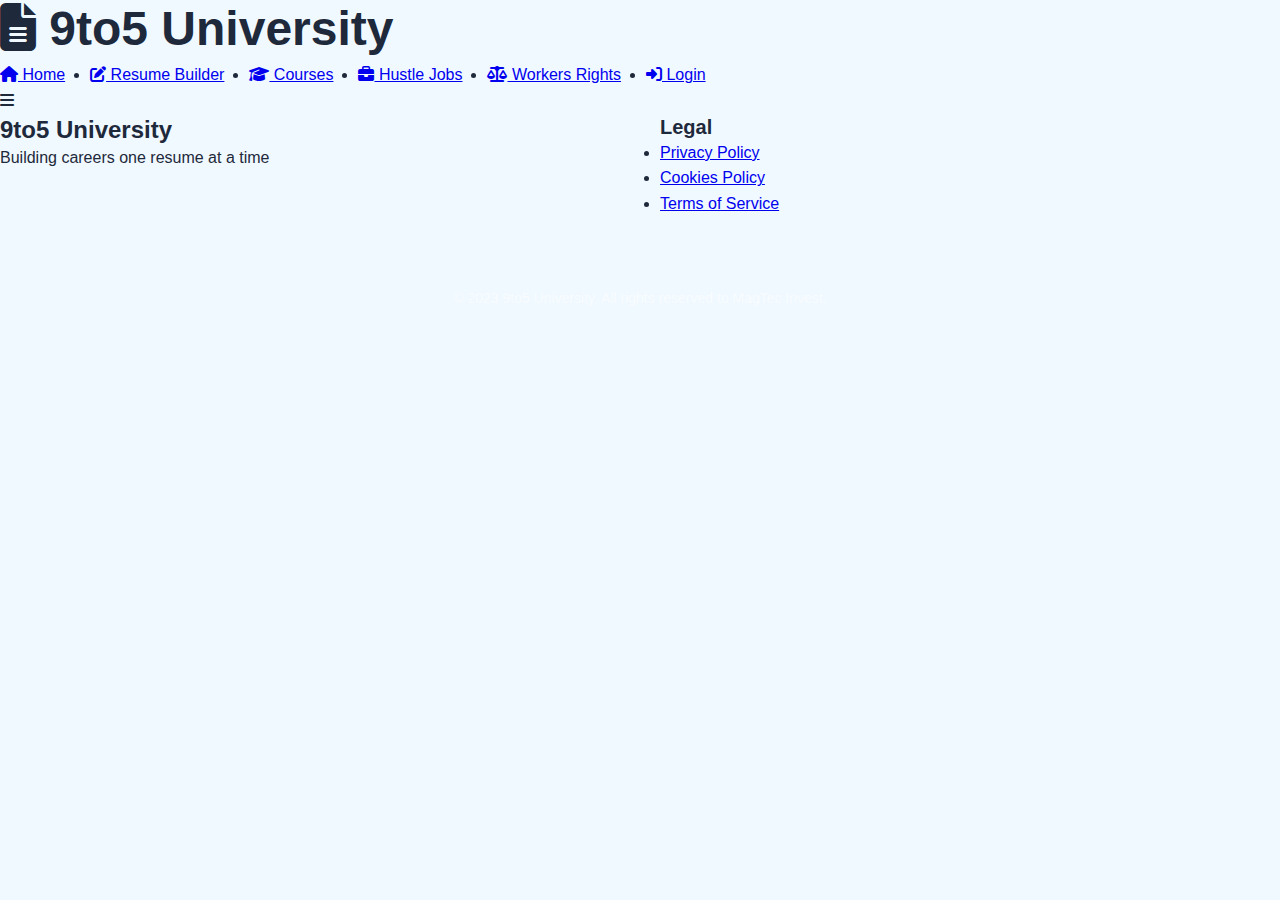
<file: cookies.html>
<!DOCTYPE html>
<html lang="en">
<head>
    <meta charset="UTF-8">
    <meta name="viewport" content="width=device-width, initial-scale=1.0">
    <!-- Changed title -->
    <title>Cookies Policy - 9to5 University</title>
    <link rel="stylesheet" href="styles.css">
    <link rel="stylesheet" href="https://cdnjs.cloudflare.com/ajax/libs/font-awesome/6.4.0/css/all.min.css">
</head>
<body>
    <header>
        <nav>
            <div class="logo">
                <!-- Changed logo text -->
                <h1><i class="fas fa-file-alt"></i> 9to5 University</h1>
            </div>
            <ul class="nav-links">
                <li><a href="index.html"><i class="fas fa-home"></i> Home</a></li>
                <li><a href="resume-builder.html"><i class="fas fa-edit"></i> Resume Builder</a></li>
                <li><a href="courses.html"><i class="fas fa-graduation-cap"></i> Courses</a></li>
                <li><a href="hustle-jobs.html"><i class="fas fa-briefcase"></i> Hustle Jobs</a></li>
                <li><a href="workers-rights.html"><i class="fas fa-balance-scale"></i> Workers Rights</a></li>
                <li><a href="login.html" class="login-btn"><i class="fas fa-sign-in-alt"></i> Login</a></li>
            </ul>
            <div class="mobile-menu">
                <i class="fas fa-bars"></i>
            </div>
        </nav>
    </header>

    <!-- Content remains exactly the same -->

    <footer>
        <div class="footer-content">
            <div class="footer-section">
                <!-- Changed footer section -->
                <h3>9to5 University</h3>
                <p>Building careers one resume at a time</p>
            </div>
            <div class="footer-section">
                <h4>Legal</h4>
                <ul>
                    <li><a href="privacy.html">Privacy Policy</a></li>
                    <li><a href="cookies.html">Cookies Policy</a></li>
                    <li><a href="#">Terms of Service</a></li>
                </ul>
            </div>
        </div>
        <div class="footer-bottom">
            <!-- Changed copyright notice -->
            <p>&copy; 2023 9to5 University. All rights reserved to MagTec Invest.</p>
        </div>
    </footer>

    <script src="scripts.js"></script>
</body>
</html>
</file>
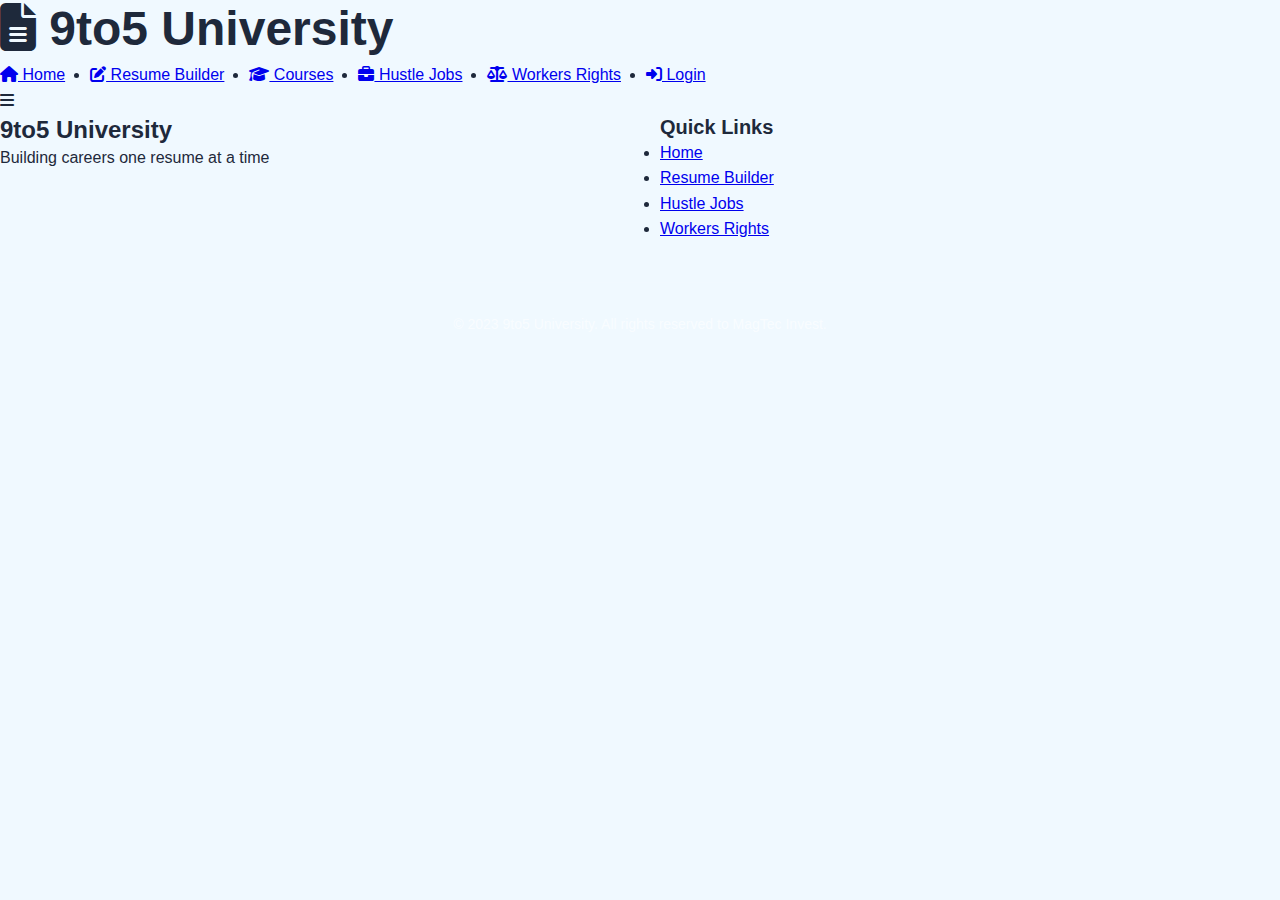
<file: hustle-jobs.html>
<!DOCTYPE html>
<html lang="en">
<head>
    <meta charset="UTF-8">
    <meta name="viewport" content="width=device-width, initial-scale=1.0">
    <!-- Changed title -->
    <title>Hustle Jobs - 9to5 University</title>
    <link rel="stylesheet" href="styles.css">
    <link rel="stylesheet" href="https://cdnjs.cloudflare.com/ajax/libs/font-awesome/6.4.0/css/all.min.css">
</head>
<body>
    <header>
        <nav>
            <div class="logo">
                <!-- Changed logo text -->
                <h1><i class="fas fa-file-alt"></i> 9to5 University</h1>
            </div>
            <ul class="nav-links">
                <li><a href="index.html"><i class="fas fa-home"></i> Home</a></li>
                <li><a href="resume-builder.html"><i class="fas fa-edit"></i> Resume Builder</a></li>
                <li><a href="courses.html"><i class="fas fa-graduation-cap"></i> Courses</a></li>
                <li><a href="hustle-jobs.html" class="active"><i class="fas fa-briefcase"></i> Hustle Jobs</a></li>
                <li><a href="workers-rights.html"><i class="fas fa-balance-scale"></i> Workers Rights</a></li>
                <li><a href="login.html" class="login-btn"><i class="fas fa-sign-in-alt"></i> Login</a></li>
            </ul>
            <div class="mobile-menu">
                <i class="fas fa-bars"></i>
            </div>
        </nav>
    </header>

    <!-- Content remains exactly the same -->

    <footer>
        <div class="footer-content">
            <div class="footer-section">
                <!-- Changed footer section -->
                <h3>9to5 University</h3>
                <p>Building careers one resume at a time</p>
            </div>
            <div class="footer-section">
                <h4>Quick Links</h4>
                <ul>
                    <li><a href="index.html">Home</a></li>
                    <li><a href="resume-builder.html">Resume Builder</a></li>
                    <li><a href="hustle-jobs.html">Hustle Jobs</a></li>
                    <li><a href="workers-rights.html">Workers Rights</a></li>
                </ul>
            </div>
        </div>
        <div class="footer-bottom">
            <!-- Changed copyright notice -->
            <p>&copy; 2023 9to5 University. All rights reserved to MagTec Invest.</p>
        </div>
    </footer>

    <script src="scripts.js"></script>
</body>
</html>
</file>
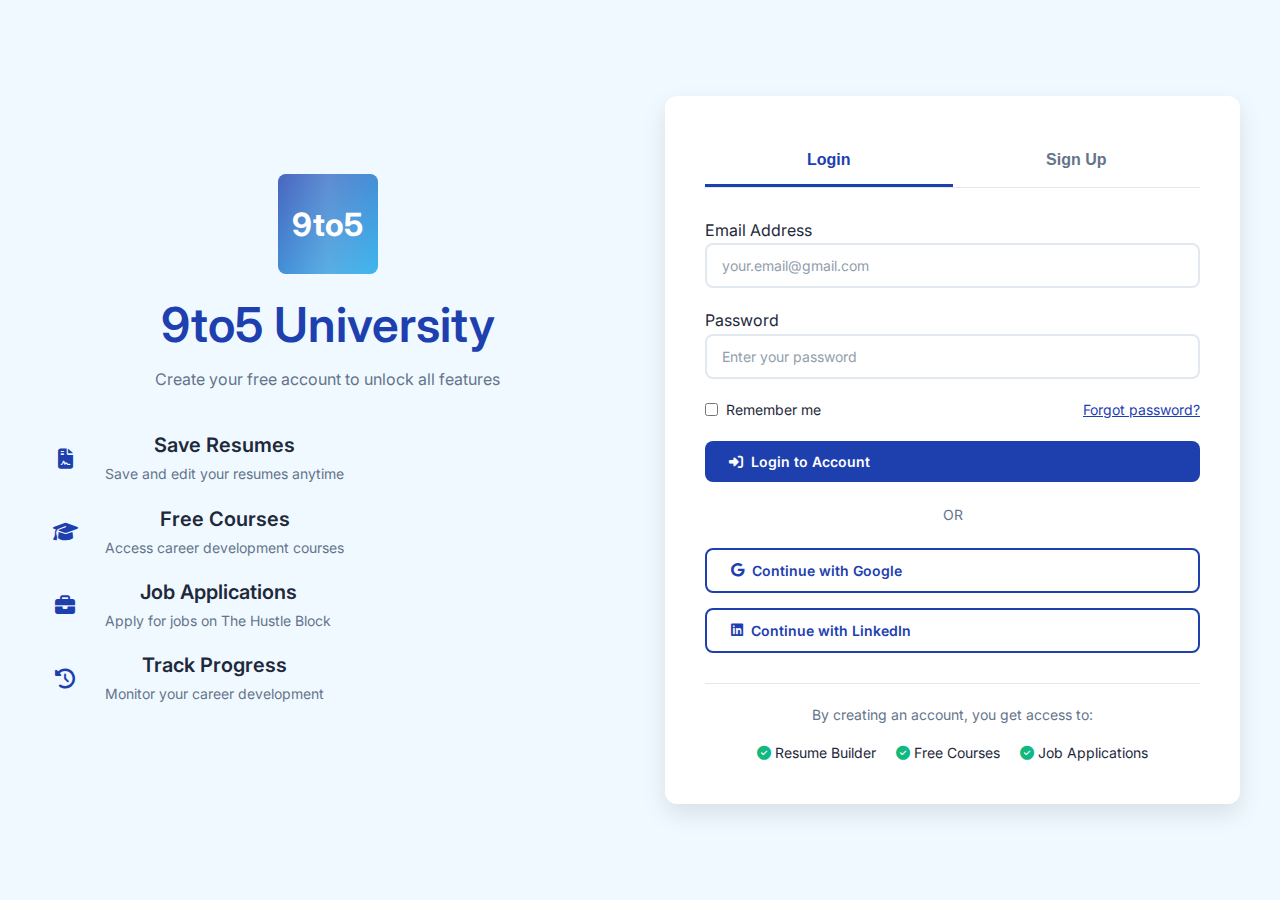
<file: login.html>
<!DOCTYPE html>
<html lang="en">
<head>
    <meta charset="UTF-8">
    <meta name="viewport" content="width=device-width, initial-scale=1.0">
    <title>Login / Sign Up | 9to5 University</title>
    <link rel="stylesheet" href="styles.css">
    <link rel="stylesheet" href="https://cdnjs.cloudflare.com/ajax/libs/font-awesome/6.4.0/css/all.min.css">
    <link href="https://fonts.googleapis.com/css2?family=Inter:wght@300;400;500;600;700&display=swap" rel="stylesheet">
    <style>
        .auth-page {
            min-height: 100vh;
            background: var(--light);
            display: flex;
            align-items: center;
            justify-content: center;
            padding: 40px 20px;
        }
        
        .auth-container {
            max-width: 1200px;
            width: 100%;
            display: grid;
            grid-template-columns: 1fr 1fr;
            gap: 50px;
            align-items: center;
        }
        
        .auth-hero {
            text-align: center;
        }
        
        .auth-hero .logo-icon {
            width: 100px;
            height: 100px;
            margin: 0 auto 20px;
            font-size: 32px;
        }
        
        .auth-form-container {
            background: white;
            padding: 40px;
            border-radius: var(--radius-lg);
            box-shadow: var(--shadow-lg);
        }
        
        .auth-tabs {
            display: flex;
            margin-bottom: 30px;
            border-bottom: 1px solid var(--border);
        }
        
        .auth-tab {
            flex: 1;
            padding: 15px;
            background: none;
            border: none;
            font-size: 16px;
            font-weight: 600;
            color: var(--gray);
            cursor: pointer;
            border-bottom: 3px solid transparent;
            transition: all 0.3s ease;
        }
        
        .auth-tab.active {
            color: var(--primary);
            border-bottom-color: var(--primary);
        }
        
        .auth-form {
            display: none;
        }
        
        .auth-form.active {
            display: block;
            animation: fadeIn 0.3s ease;
        }
        
        @keyframes fadeIn {
            from { opacity: 0; transform: translateY(10px); }
            to { opacity: 1; transform: translateY(0); }
        }
        
        .benefits-list {
            margin-top: 40px;
        }
        
        .benefit-item {
            display: flex;
            align-items: center;
            gap: 15px;
            margin-bottom: 20px;
        }
        
        .benefit-icon {
            width: 50px;
            height: 50px;
            background: var(--light);
            border-radius: 50%;
            display: flex;
            align-items: center;
            justify-content: center;
            color: var(--primary);
            font-size: 20px;
        }
        
        @media (max-width: 768px) {
            .auth-container {
                grid-template-columns: 1fr;
            }
            
            .auth-hero {
                order: 2;
            }
        }
    </style>
</head>
<body class="auth-page">
    <!-- Loading Screen -->
    <div id="loading">
        <div class="loading-content">
            <div class="logo-icon">9to5</div>
            <h2>9to5 University</h2>
            <p>Loading authentication...</p>
        </div>
    </div>

    <div class="auth-container">
        <!-- Left Side: Benefits -->
        <div class="auth-hero">
            <div class="logo-icon">9to5</div>
            <h1 style="color: var(--primary); margin-bottom: 10px;">9to5 University</h1>
            <p style="color: var(--gray); margin-bottom: 30px;">Create your free account to unlock all features</p>
            
            <div class="benefits-list">
                <div class="benefit-item">
                    <div class="benefit-icon">
                        <i class="fas fa-file-contract"></i>
                    </div>
                    <div>
                        <h4 style="margin: 0 0 5px 0;">Save Resumes</h4>
                        <p style="margin: 0; color: var(--gray); font-size: 14px;">Save and edit your resumes anytime</p>
                    </div>
                </div>
                
                <div class="benefit-item">
                    <div class="benefit-icon">
                        <i class="fas fa-graduation-cap"></i>
                    </div>
                    <div>
                        <h4 style="margin: 0 0 5px 0;">Free Courses</h4>
                        <p style="margin: 0; color: var(--gray); font-size: 14px;">Access career development courses</p>
                    </div>
                </div>
                
                <div class="benefit-item">
                    <div class="benefit-icon">
                        <i class="fas fa-briefcase"></i>
                    </div>
                    <div>
                        <h4 style="margin: 0 0 5px 0;">Job Applications</h4>
                        <p style="margin: 0; color: var(--gray); font-size: 14px;">Apply for jobs on The Hustle Block</p>
                    </div>
                </div>
                
                <div class="benefit-item">
                    <div class="benefit-icon">
                        <i class="fas fa-history"></i>
                    </div>
                    <div>
                        <h4 style="margin: 0 0 5px 0;">Track Progress</h4>
                        <p style="margin: 0; color: var(--gray); font-size: 14px;">Monitor your career development</p>
                    </div>
                </div>
            </div>
        </div>
        
        <!-- Right Side: Forms -->
        <div class="auth-form-container">
            <div class="auth-tabs">
                <button class="auth-tab active" onclick="showForm('login')">Login</button>
                <button class="auth-tab" onclick="showForm('signup')">Sign Up</button>
            </div>
            
            <!-- Login Form -->
            <form id="login-form" class="auth-form active">
                <div class="form-group">
                    <label>Email Address</label>
                    <input type="email" class="form-control" placeholder="your.email@gmail.com" required>
                </div>
                
                <div class="form-group">
                    <label>Password</label>
                    <input type="password" class="form-control" placeholder="Enter your password" required>
                </div>
                
                <div style="display: flex; justify-content: space-between; align-items: center; margin-bottom: 20px;">
                    <label style="display: flex; align-items: center; gap: 8px; font-size: 14px;">
                        <input type="checkbox">
                        Remember me
                    </label>
                    <a href="#" style="font-size: 14px; color: var(--primary);">Forgot password?</a>
                </div>
                
                <button type="submit" class="btn btn-primary" style="width: 100%;">
                    <i class="fas fa-sign-in-alt"></i> Login to Account
                </button>
                
                <div class="divider" style="text-align: center; margin: 20px 0; position: relative;">
                    <span style="background: white; padding: 0 15px; color: var(--gray); font-size: 14px;">OR</span>
                    <div style="position: absolute; top: 50%; left: 0; right: 0; height: 1px; background: var(--border); z-index: -1;"></div>
                </div>
                
                <button type="button" class="btn btn-outline" style="width: 100%; margin-bottom: 15px;">
                    <i class="fab fa-google"></i> Continue with Google
                </button>
                
                <button type="button" class="btn btn-outline" style="width: 100%;">
                    <i class="fab fa-linkedin"></i> Continue with LinkedIn
                </button>
            </form>
            
            <!-- Sign Up Form -->
            <form id="signup-form" class="auth-form">
                <div class="form-grid">
                    <div class="form-group">
                        <label>First Name</label>
                        <input type="text" class="form-control" placeholder="John" required>
                    </div>
                    <div class="form-group">
                        <label>Last Name</label>
                        <input type="text" class="form-control" placeholder="Doe" required>
                    </div>
                </div>
                
                <div class="form-group">
                    <label>Email Address</label>
                    <input type="email" class="form-control" placeholder="your.email@gmail.com" required>
                </div>
                
                <div class="form-group">
                    <label>Phone Number (Optional)</label>
                    <input type="tel" class="form-control" placeholder="+27 82 123 4567">
                </div>
                
                <div class="form-grid">
                    <div class="form-group">
                        <label>Password</label>
                        <input type="password" class="form-control" placeholder="Create a password" required>
                    </div>
                    <div class="form-group">
                        <label>Confirm Password</label>
                        <input type="password" class="form-control" placeholder="Confirm your password" required>
                    </div>
                </div>
                
                <div class="form-group">
                    <label>Career Interest</label>
                    <select class="form-control">
                        <option value="">Select your career field</option>
                        <option value="corporate">Corporate</option>
                        <option value="technical">Technical</option>
                        <option value="healthcare">Healthcare</option>
                        <option value="education">Education</option>
                        <option value="retail">Retail</option>
                        <option value="creative">Creative</option>
                    </select>
                </div>
                
                <div style="margin-bottom: 20px;">
                    <label style="display: flex; align-items: flex-start; gap: 8px; font-size: 14px; cursor: pointer;">
                        <input type="checkbox" style="margin-top: 3px;" required>
                        <span>I agree to the <a href="terms.html" style="color: var(--primary);">Terms & Conditions</a> and <a href="privacy.html" style="color: var(--primary);">Privacy Policy</a></span>
                    </label>
                </div>
                
                <button type="submit" class="btn btn-primary" style="width: 100%;">
                    <i class="fas fa-user-plus"></i> Create Free Account
                </button>
                
                <p style="text-align: center; margin-top: 20px; color: var(--gray); font-size: 14px;">
                    Already have an account? <a href="#" onclick="showForm('login')" style="color: var(--primary);">Login here</a>
                </p>
            </form>
            
            <div class="auth-footer" style="margin-top: 30px; padding-top: 20px; border-top: 1px solid var(--border); text-align: center;">
                <p style="color: var(--gray); font-size: 14px;">
                    By creating an account, you get access to:
                </p>
                <div style="display: flex; justify-content: center; gap: 20px; margin-top: 10px; font-size: 14px;">
                    <span><i class="fas fa-check-circle" style="color: var(--success);"></i> Resume Builder</span>
                    <span><i class="fas fa-check-circle" style="color: var(--success);"></i> Free Courses</span>
                    <span><i class="fas fa-check-circle" style="color: var(--success);"></i> Job Applications</span>
                </div>
            </div>
        </div>
    </div>

    <script>
        // Hide loading screen
        document.addEventListener('DOMContentLoaded', function() {
            setTimeout(() => {
                const loading = document.getElementById('loading');
                if (loading) {
                    loading.classList.add('loaded');
                    setTimeout(() => {
                        loading.style.display = 'none';
                    }, 500);
                }
            }, 500);
        });
        
        function showForm(formType) {
            // Update tabs
            document.querySelectorAll('.auth-tab').forEach(tab => {
                tab.classList.remove('active');
            });
            
            document.querySelectorAll('.auth-form').forEach(form => {
                form.classList.remove('active');
            });
            
            // Show selected form
            if (formType === 'login') {
                document.querySelector('.auth-tab:first-child').classList.add('active');
                document.getElementById('login-form').classList.add('active');
            } else {
                document.querySelector('.auth-tab:last-child').classList.add('active');
                document.getElementById('signup-form').classList.add('active');
            }
        }
        
        // Form submission handlers
        document.getElementById('login-form').addEventListener('submit', function(e) {
            e.preventDefault();
            // In a real app, this would submit to backend
            alert('Login successful! Redirecting to dashboard...');
            // Redirect to dashboard or homepage
            setTimeout(() => {
                window.location.href = 'index.html';
            }, 1000);
        });
        
        document.getElementById('signup-form').addEventListener('submit', function(e) {
            e.preventDefault();
            // In a real app, this would submit to backend
            alert('Account created successfully! Welcome to 9to5 University.');
            // Redirect to dashboard or homepage
            setTimeout(() => {
                window.location.href = 'index.html';
            }, 1000);
        });
    </script>
</body>
</html>
</file>
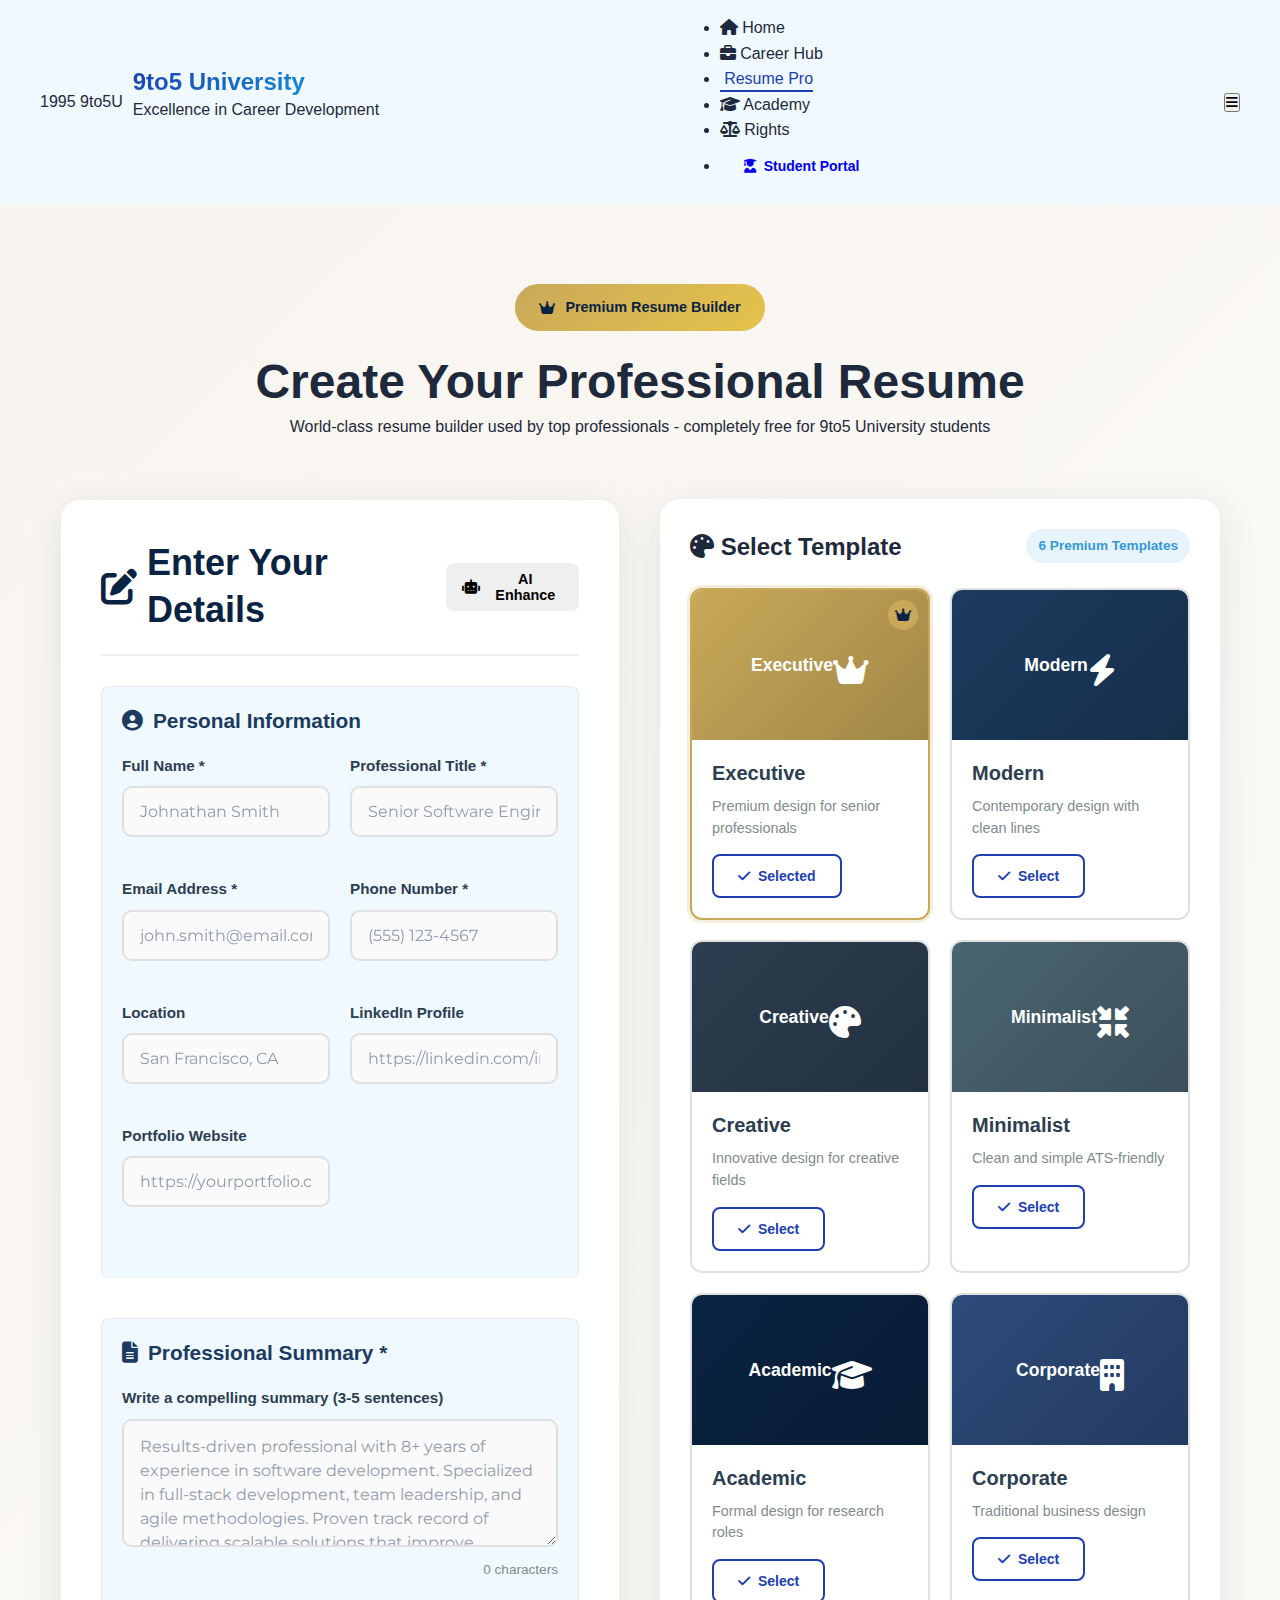
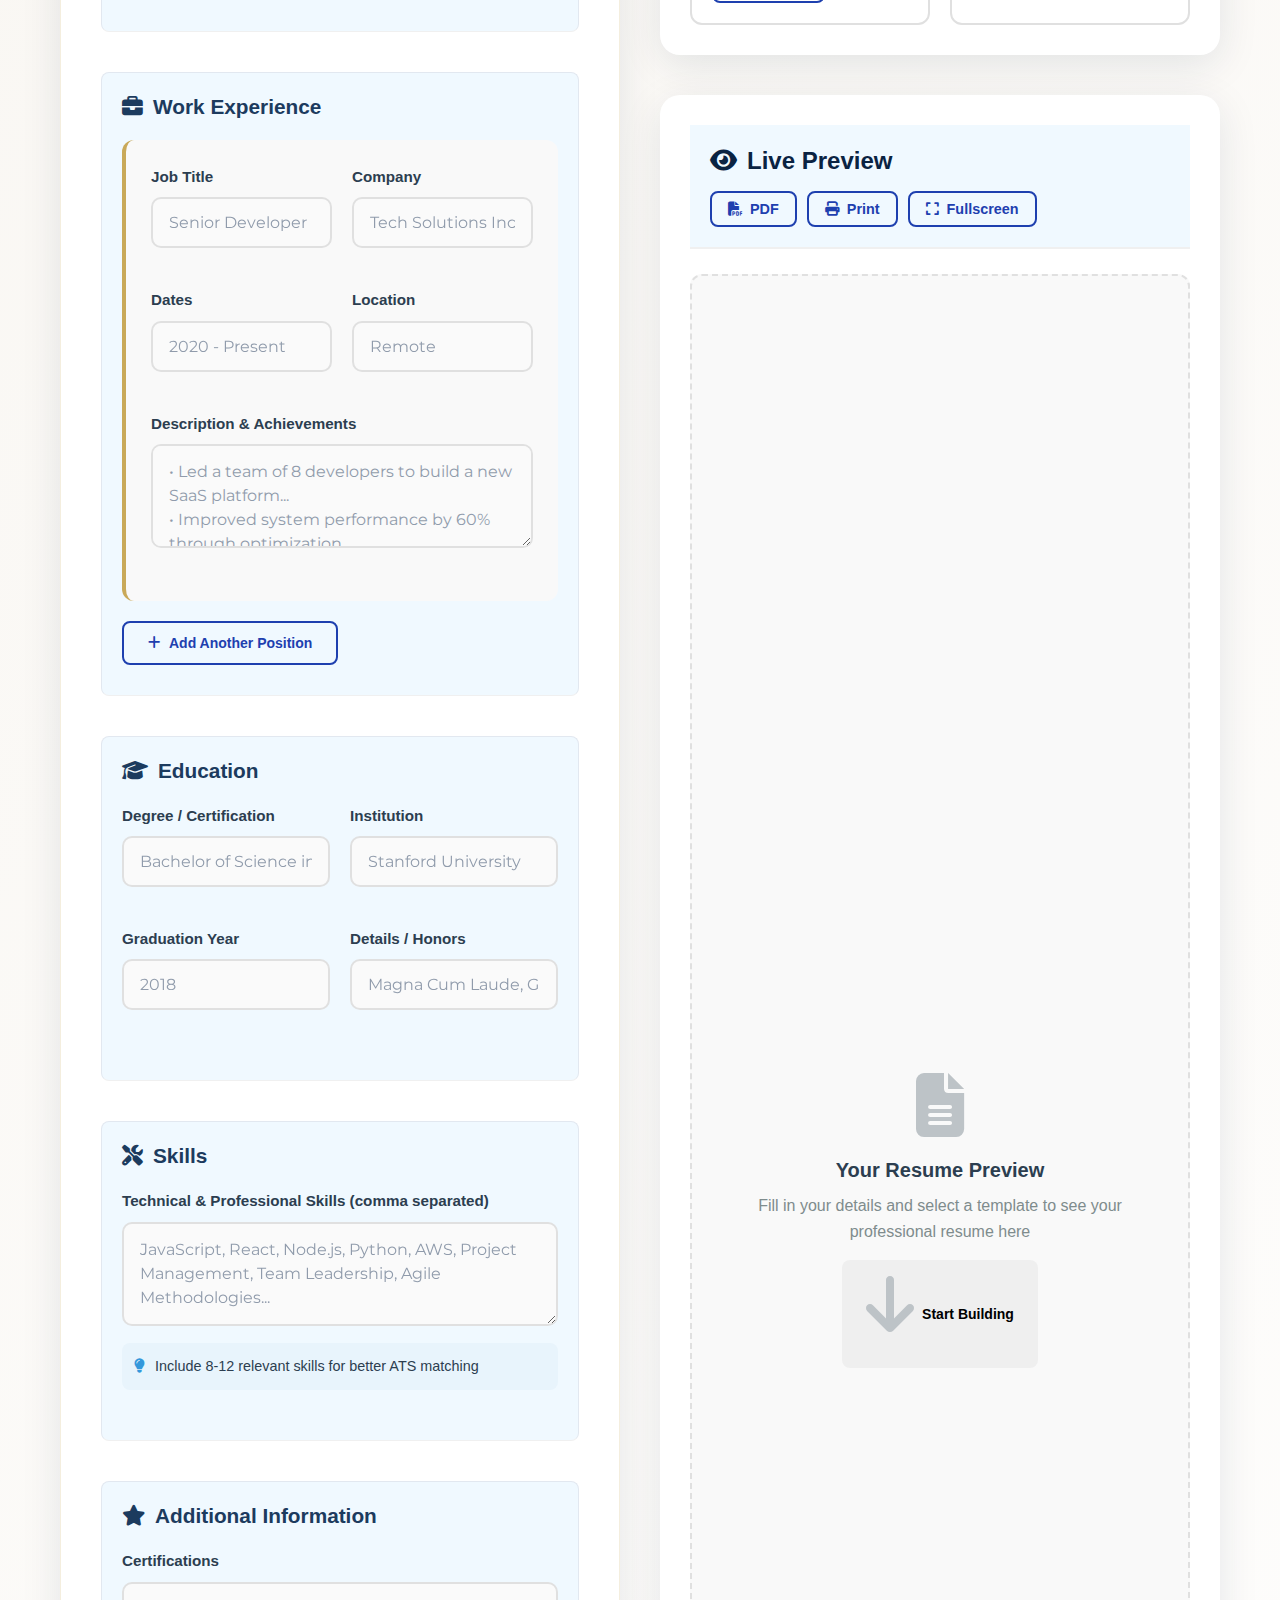
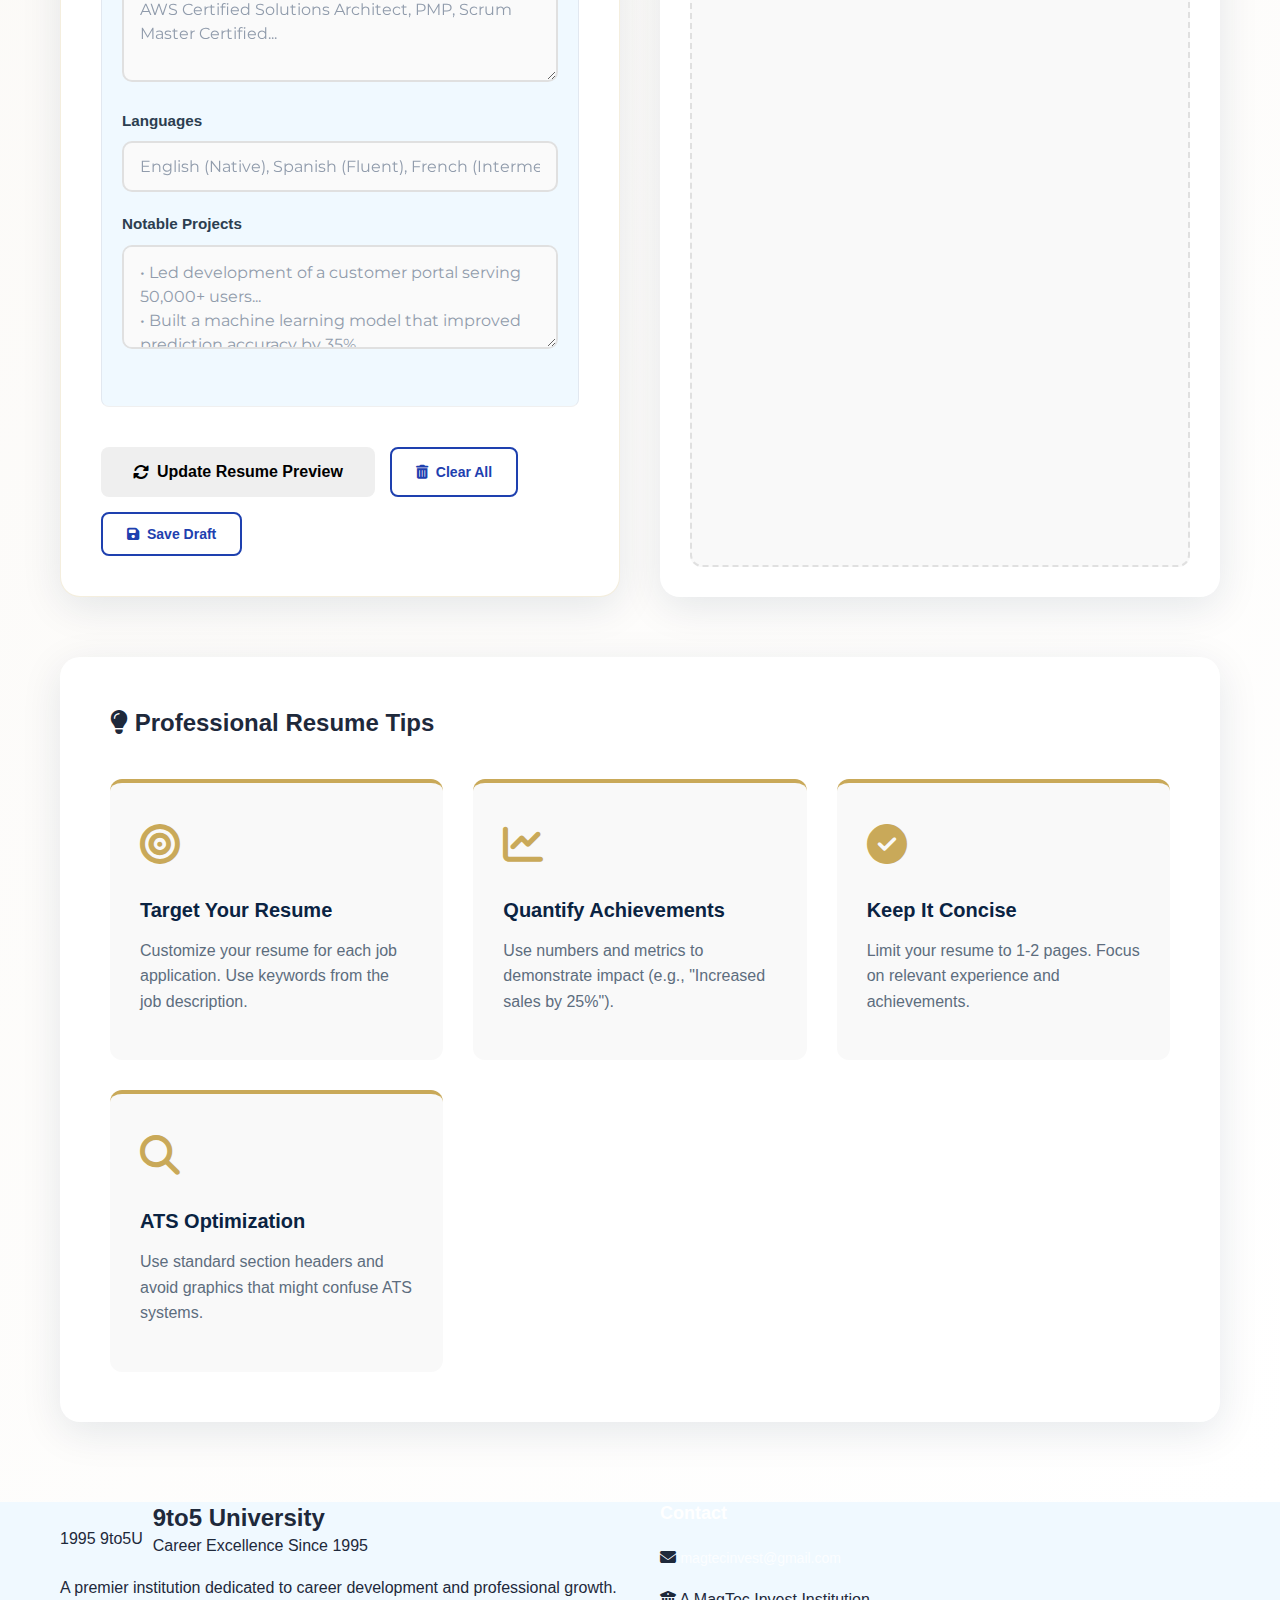
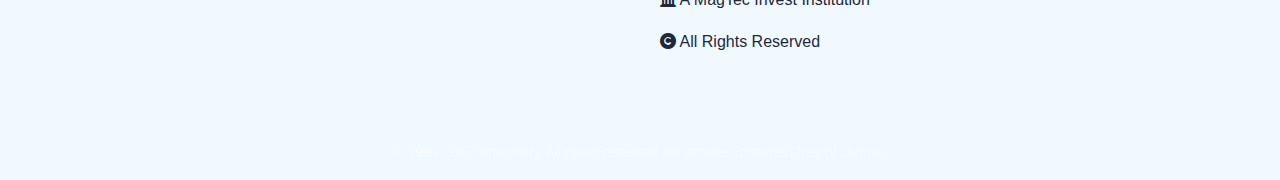
<file: resume-builder.html>
<!DOCTYPE html>
<html lang="en">
<head>
    <meta charset="UTF-8">
    <meta name="viewport" content="width=device-width, initial-scale=1.0">
    <title>Resume Pro - 9to5 University</title>
    <link rel="stylesheet" href="styles.css">
    <link rel="stylesheet" href="https://cdnjs.cloudflare.com/ajax/libs/font-awesome/6.4.0/css/all.min.css">
    <link href="https://fonts.googleapis.com/css2?family=Merriweather:wght@300;400;700&family=Montserrat:wght@300;400;500;600;700&display=swap" rel="stylesheet">
    <style>
        /* Resume Builder Specific Styles */
        .resume-builder-section {
            padding: 80px 0;
            background: linear-gradient(135deg, #f8f5f0 0%, #ffffff 100%);
        }

        .builder-header {
            text-align: center;
            margin-bottom: 60px;
        }

        .header-badge {
            display: inline-flex;
            align-items: center;
            gap: 10px;
            background: linear-gradient(135deg, #c9a959, #e6c34c);
            color: #0a2342;
            padding: 12px 24px;
            border-radius: 30px;
            font-weight: 600;
            margin-bottom: 20px;
            font-size: 0.9rem;
        }

        .builder-layout {
            display: grid;
            grid-template-columns: 1fr 1fr;
            gap: 40px;
            margin-bottom: 60px;
        }

        @media (max-width: 1024px) {
            .builder-layout {
                grid-template-columns: 1fr;
            }
        }

        .form-panel {
            background: white;
            border-radius: 20px;
            padding: 40px;
            box-shadow: 0 10px 40px rgba(10, 35, 66, 0.1);
            border: 1px solid rgba(201, 169, 89, 0.2);
        }

        .form-header {
            display: flex;
            justify-content: space-between;
            align-items: center;
            margin-bottom: 30px;
            padding-bottom: 20px;
            border-bottom: 2px solid #f0f0f0;
        }

        .form-header h2 {
            color: #0a2342;
            margin: 0;
            display: flex;
            align-items: center;
            gap: 10px;
        }

        .form-section {
            margin-bottom: 40px;
            padding-bottom: 30px;
            border-bottom: 1px solid #f0f0f0;
        }

        .form-section:last-child {
            border-bottom: none;
        }

        .form-section h3 {
            color: #1c3b5e;
            margin-bottom: 20px;
            display: flex;
            align-items: center;
            gap: 10px;
            font-size: 1.3rem;
        }

        .form-grid {
            display: grid;
            grid-template-columns: 1fr 1fr;
            gap: 20px;
        }

        @media (max-width: 768px) {
            .form-grid {
                grid-template-columns: 1fr;
            }
        }

        .form-group {
            margin-bottom: 20px;
        }

        .form-group label {
            display: block;
            margin-bottom: 8px;
            font-weight: 600;
            color: #2c3e50;
            font-size: 0.95rem;
        }

        .form-control {
            width: 100%;
            padding: 14px 16px;
            border: 2px solid #e0e0e0;
            border-radius: 10px;
            font-family: 'Montserrat', sans-serif;
            font-size: 1rem;
            transition: all 0.3s ease;
            background: #fafafa;
        }

        .form-control:focus {
            outline: none;
            border-color: #c9a959;
            background: white;
            box-shadow: 0 0 0 3px rgba(201, 169, 89, 0.1);
        }

        .char-count {
            text-align: right;
            font-size: 0.85rem;
            color: #7f8c8d;
            margin-top: 5px;
        }

        .experience-item {
            background: #f9f9f9;
            padding: 25px;
            border-radius: 12px;
            margin-bottom: 20px;
            border-left: 4px solid #c9a959;
        }

        .experience-header {
            display: flex;
            justify-content: space-between;
            align-items: center;
            margin-bottom: 15px;
        }

        .btn-remove-experience {
            background: none;
            border: none;
            color: #e74c3c;
            cursor: pointer;
            font-size: 1.2rem;
            padding: 5px;
        }

        .form-hint {
            background: #e8f4fc;
            padding: 12px;
            border-radius: 8px;
            margin-top: 10px;
            font-size: 0.9rem;
            color: #2c3e50;
            display: flex;
            align-items: center;
            gap: 10px;
        }

        .form-hint i {
            color: #3498db;
        }

        .form-actions {
            display: flex;
            gap: 15px;
            margin-top: 40px;
            flex-wrap: wrap;
        }

        .preview-panel {
            display: flex;
            flex-direction: column;
            gap: 40px;
        }

        .template-section {
            background: white;
            border-radius: 20px;
            padding: 30px;
            box-shadow: 0 10px 40px rgba(10, 35, 66, 0.1);
        }

        .section-header {
            display: flex;
            justify-content: space-between;
            align-items: center;
            margin-bottom: 25px;
        }

        .template-count {
            background: #e8f4fc;
            color: #3498db;
            padding: 6px 12px;
            border-radius: 20px;
            font-size: 0.85rem;
            font-weight: 600;
        }

        .template-grid {
            display: grid;
            grid-template-columns: 1fr 1fr;
            gap: 20px;
        }

        @media (max-width: 768px) {
            .template-grid {
                grid-template-columns: 1fr;
            }
        }

        .template-card {
            border: 2px solid #e0e0e0;
            border-radius: 12px;
            overflow: hidden;
            transition: all 0.3s ease;
            cursor: pointer;
        }

        .template-card:hover {
            transform: translateY(-5px);
            box-shadow: 0 10px 25px rgba(0,0,0,0.1);
        }

        .template-card.selected {
            border-color: #c9a959;
            box-shadow: 0 0 0 3px rgba(201, 169, 89, 0.2);
        }

        .template-preview {
            height: 150px;
            background: linear-gradient(135deg, #0a2342, #1c3b5e);
            display: flex;
            align-items: center;
            justify-content: center;
            color: white;
            position: relative;
        }

        .template-name {
            font-weight: 600;
            font-size: 1.1rem;
        }

        .premium-badge {
            position: absolute;
            top: 10px;
            right: 10px;
            background: #c9a959;
            color: #0a2342;
            width: 30px;
            height: 30px;
            border-radius: 50%;
            display: flex;
            align-items: center;
            justify-content: center;
            font-size: 0.9rem;
        }

        .template-info {
            padding: 20px;
        }

        .template-info h4 {
            margin: 0 0 10px 0;
            color: #2c3e50;
        }

        .template-info p {
            font-size: 0.9rem;
            color: #7f8c8d;
            margin-bottom: 15px;
            line-height: 1.5;
        }

        .preview-section {
            background: white;
            border-radius: 20px;
            padding: 30px;
            box-shadow: 0 10px 40px rgba(10, 35, 66, 0.1);
            flex-grow: 1;
            display: flex;
            flex-direction: column;
        }

        .preview-header {
            display: flex;
            justify-content: space-between;
            align-items: center;
            margin-bottom: 25px;
            padding-bottom: 20px;
            border-bottom: 2px solid #f0f0f0;
        }

        .preview-header h3 {
            margin: 0;
            color: #0a2342;
            display: flex;
            align-items: center;
            gap: 10px;
        }

        .preview-controls {
            display: flex;
            gap: 10px;
        }

        .resume-preview {
            flex-grow: 1;
            background: #f9f9f9;
            border-radius: 12px;
            padding: 30px;
            overflow: auto;
            border: 2px dashed #e0e0e0;
        }

        .preview-placeholder {
            height: 100%;
            display: flex;
            flex-direction: column;
            align-items: center;
            justify-content: center;
            text-align: center;
            color: #7f8c8d;
        }

        .preview-placeholder i {
            font-size: 4rem;
            color: #bdc3c7;
            margin-bottom: 20px;
        }

        .preview-placeholder h4 {
            color: #2c3e50;
            margin-bottom: 10px;
        }

        .tips-section {
            background: white;
            border-radius: 20px;
            padding: 50px;
            box-shadow: 0 10px 40px rgba(10, 35, 66, 0.1);
        }

        .tips-grid {
            display: grid;
            grid-template-columns: repeat(auto-fit, minmax(250px, 1fr));
            gap: 30px;
            margin-top: 40px;
        }

        .tip-card {
            background: #f9f9f9;
            padding: 30px;
            border-radius: 12px;
            border-top: 4px solid #c9a959;
        }

        .tip-icon {
            font-size: 2.5rem;
            color: #c9a959;
            margin-bottom: 20px;
        }

        .tip-card h4 {
            color: #0a2342;
            margin-bottom: 15px;
        }

        .tip-card p {
            color: #5d6d7e;
            line-height: 1.6;
        }

        .btn-sm {
            padding: 8px 16px;
            font-size: 0.9rem;
        }
    </style>
</head>
<body>
    <!-- Header -->
    <header class="prestige-header">
        <div class="container header-container">
            <a href="index.html" class="logo">
                <div class="logo-shield">
                    <div class="shield-inner">
                        <span class="logo-year">1995</span>
                        <span class="logo-divider"></span>
                        <span class="logo-acronym">9to5U</span>
                    </div>
                </div>
                <div class="logo-text">
                    <h1 class="university-name">9to5 University</h1>
                    <p class="university-motto">Excellence in Career Development</p>
                </div>
            </a>

            <nav class="prestige-nav">
                <ul class="nav-list">
                    <li><a href="index.html" class="nav-link"><i class="fas fa-home"></i> <span>Home</span></a></li>
                    <li><a href="hustle-jobs.html" class="nav-link"><i class="fas fa-briefcase"></i> <span>Career Hub</span></a></li>
                    <li><a href="resume-builder.html" class="nav-link active"><i class="fas fa-file-certificate"></i> <span>Resume Pro</span></a></li>
                    <li><a href="courses.html" class="nav-link"><i class="fas fa-graduation-cap"></i> <span>Academy</span></a></li>
                    <li><a href="workers-rights.html" class="nav-link"><i class="fas fa-scale-balanced"></i> <span>Rights</span></a></li>
                    <li><a href="login.html" class="btn btn-gold btn-login"><i class="fas fa-user-graduate"></i> <span>Student Portal</span></a></li>
                </ul>
            </nav>

            <button class="mobile-menu-toggle" aria-label="Toggle menu">
                <i class="fas fa-bars"></i>
            </button>
        </div>
    </header>

    <!-- Resume Builder Section -->
    <section class="resume-builder-section">
        <div class="container">
            <div class="builder-header">
                <div class="header-badge">
                    <i class="fas fa-crown"></i>
                    <span>Premium Resume Builder</span>
                </div>
                <h1 class="section-title">Create Your Professional Resume</h1>
                <p class="section-subtitle">World-class resume builder used by top professionals - completely free for 9to5 University students</p>
            </div>

            <div class="builder-layout">
                <!-- Left Panel: Form -->
                <div class="form-panel">
                    <div class="form-header">
                        <h2><i class="fas fa-edit"></i> Enter Your Details</h2>
                        <button id="enhanceResume" class="btn btn-gold btn-sm">
                            <i class="fas fa-robot"></i> AI Enhance
                        </button>
                    </div>

                    <form id="resumeForm" class="resume-form">
                        <!-- Personal Information -->
                        <div class="form-section">
                            <h3><i class="fas fa-user-circle"></i> Personal Information</h3>
                            <div class="form-grid">
                                <div class="form-group">
                                    <label for="fullName">Full Name *</label>
                                    <input type="text" id="fullName" name="fullName" required 
                                           placeholder="Johnathan Smith" class="form-control">
                                </div>
                                <div class="form-group">
                                    <label for="jobTitle">Professional Title *</label>
                                    <input type="text" id="jobTitle" name="jobTitle" required 
                                           placeholder="Senior Software Engineer" class="form-control">
                                </div>
                                <div class="form-group">
                                    <label for="email">Email Address *</label>
                                    <input type="email" id="email" name="email" required 
                                           placeholder="john.smith@email.com" class="form-control">
                                </div>
                                <div class="form-group">
                                    <label for="phone">Phone Number *</label>
                                    <input type="tel" id="phone" name="phone" required 
                                           placeholder="(555) 123-4567" class="form-control">
                                </div>
                                <div class="form-group">
                                    <label for="location">Location</label>
                                    <input type="text" id="location" name="location" 
                                           placeholder="San Francisco, CA" class="form-control">
                                </div>
                                <div class="form-group">
                                    <label for="linkedin">LinkedIn Profile</label>
                                    <input type="url" id="linkedin" name="linkedin" 
                                           placeholder="https://linkedin.com/in/username" class="form-control">
                                </div>
                                <div class="form-group">
                                    <label for="website">Portfolio Website</label>
                                    <input type="url" id="website" name="website" 
                                           placeholder="https://yourportfolio.com" class="form-control">
                                </div>
                            </div>
                        </div>

                        <!-- Professional Summary -->
                        <div class="form-section">
                            <h3><i class="fas fa-file-alt"></i> Professional Summary *</h3>
                            <div class="form-group">
                                <label for="summary">Write a compelling summary (3-5 sentences)</label>
                                <textarea id="summary" name="summary" required rows="4" 
                                          placeholder="Results-driven professional with 8+ years of experience in software development. Specialized in full-stack development, team leadership, and agile methodologies. Proven track record of delivering scalable solutions that improve efficiency by 40%..." 
                                          class="form-control"></textarea>
                                <div class="char-count">
                                    <span id="summaryCount">0</span> characters
                                </div>
                            </div>
                        </div>

                        <!-- Work Experience -->
                        <div class="form-section">
                            <h3><i class="fas fa-briefcase"></i> Work Experience</h3>
                            <div id="experienceContainer">
                                <!-- Experience 1 -->
                                <div class="experience-item">
                                    <div class="form-grid">
                                        <div class="form-group">
                                            <label>Job Title</label>
                                            <input type="text" name="jobTitle1" 
                                                   placeholder="Senior Developer" class="form-control">
                                        </div>
                                        <div class="form-group">
                                            <label>Company</label>
                                            <input type="text" name="company1" 
                                                   placeholder="Tech Solutions Inc." class="form-control">
                                        </div>
                                        <div class="form-group">
                                            <label>Dates</label>
                                            <input type="text" name="dates1" 
                                                   placeholder="2020 - Present" class="form-control">
                                        </div>
                                        <div class="form-group">
                                            <label>Location</label>
                                            <input type="text" name="location1" 
                                                   placeholder="Remote" class="form-control">
                                        </div>
                                    </div>
                                    <div class="form-group">
                                        <label>Description & Achievements</label>
                                        <textarea name="description1" rows="3" 
                                                  placeholder="• Led a team of 8 developers to build a new SaaS platform...
• Improved system performance by 60% through optimization...
• Implemented agile methodologies that reduced project delivery time by 30%..." 
                                                  class="form-control"></textarea>
                                    </div>
                                </div>

                                <!-- Additional experiences can be added via JS -->
                            </div>
                            <button type="button" id="addExperience" class="btn btn-outline">
                                <i class="fas fa-plus"></i> Add Another Position
                            </button>
                        </div>

                        <!-- Education -->
                        <div class="form-section">
                            <h3><i class="fas fa-graduation-cap"></i> Education</h3>
                            <div class="form-grid">
                                <div class="form-group">
                                    <label for="degree">Degree / Certification</label>
                                    <input type="text" id="degree" name="degree" 
                                           placeholder="Bachelor of Science in Computer Science" class="form-control">
                                </div>
                                <div class="form-group">
                                    <label for="school">Institution</label>
                                    <input type="text" id="school" name="school" 
                                           placeholder="Stanford University" class="form-control">
                                </div>
                                <div class="form-group">
                                    <label for="graduationYear">Graduation Year</label>
                                    <input type="text" id="graduationYear" name="graduationYear" 
                                           placeholder="2018" class="form-control">
                                </div>
                                <div class="form-group">
                                    <label for="educationDetails">Details / Honors</label>
                                    <input type="text" id="educationDetails" name="educationDetails" 
                                           placeholder="Magna Cum Laude, GPA: 3.8" class="form-control">
                                </div>
                            </div>
                        </div>

                        <!-- Skills -->
                        <div class="form-section">
                            <h3><i class="fas fa-tools"></i> Skills</h3>
                            <div class="form-group">
                                <label for="skills">Technical & Professional Skills (comma separated)</label>
                                <textarea id="skills" name="skills" rows="3" 
                                          placeholder="JavaScript, React, Node.js, Python, AWS, Project Management, Team Leadership, Agile Methodologies..." 
                                          class="form-control"></textarea>
                                <div class="form-hint">
                                    <i class="fas fa-lightbulb"></i> Include 8-12 relevant skills for better ATS matching
                                </div>
                            </div>
                        </div>

                        <!-- Additional Sections -->
                        <div class="form-section">
                            <h3><i class="fas fa-star"></i> Additional Information</h3>
                            <div class="form-group">
                                <label for="certifications">Certifications</label>
                                <textarea id="certifications" name="certifications" rows="2" 
                                          placeholder="AWS Certified Solutions Architect, PMP, Scrum Master Certified..." 
                                          class="form-control"></textarea>
                            </div>
                            <div class="form-group">
                                <label for="languages">Languages</label>
                                <input type="text" id="languages" name="languages" 
                                       placeholder="English (Native), Spanish (Fluent), French (Intermediate)" 
                                       class="form-control">
                            </div>
                            <div class="form-group">
                                <label for="projects">Notable Projects</label>
                                <textarea id="projects" name="projects" rows="3" 
                                          placeholder="• Led development of a customer portal serving 50,000+ users...
• Built a machine learning model that improved prediction accuracy by 35%..." 
                                          class="form-control"></textarea>
                            </div>
                        </div>

                        <!-- Form Actions -->
                        <div class="form-actions">
                            <button type="submit" class="btn btn-gold btn-lg">
                                <i class="fas fa-sync-alt"></i> Update Resume Preview
                            </button>
                            <button type="button" id="clearForm" class="btn btn-outline">
                                <i class="fas fa-trash-alt"></i> Clear All
                            </button>
                            <button type="button" id="saveDraft" class="btn btn-outline">
                                <i class="fas fa-save"></i> Save Draft
                            </button>
                        </div>
                    </form>
                </div>

                <!-- Right Panel: Preview & Templates -->
                <div class="preview-panel">
                    <!-- Template Selection -->
                    <div class="template-section">
                        <div class="section-header">
                            <h3><i class="fas fa-palette"></i> Select Template</h3>
                            <div class="template-count">6 Premium Templates</div>
                        </div>
                        <div id="templateContainer" class="template-grid">
                            <!-- Templates loaded by JS -->
                        </div>
                    </div>

                    <!-- Live Preview -->
                    <div class="preview-section">
                        <div class="preview-header">
                            <h3><i class="fas fa-eye"></i> Live Preview</h3>
                            <div class="preview-controls">
                                <button class="btn btn-sm btn-outline" onclick="resumeEngine.downloadPDF()">
                                    <i class="fas fa-file-pdf"></i> PDF
                                </button>
                                <button class="btn btn-sm btn-outline" onclick="window.print()">
                                    <i class="fas fa-print"></i> Print
                                </button>
                                <button class="btn btn-sm btn-outline" id="fullscreenPreview">
                                    <i class="fas fa-expand"></i> Fullscreen
                                </button>
                            </div>
                        </div>
                        
                        <div id="resumePreview" class="resume-preview">
                            <div class="preview-placeholder">
                                <i class="fas fa-file-alt"></i>
                                <h4>Your Resume Preview</h4>
                                <p>Fill in your details and select a template to see your professional resume here</p>
                                <button class="btn btn-gold" onclick="document.querySelector('#resumeForm').scrollIntoView()">
                                    <i class="fas fa-arrow-down"></i> Start Building
                                </button>
                            </div>
                        </div>
                    </div>
                </div>
            </div>

            <!-- Tips Section -->
            <div class="tips-section">
                <h3><i class="fas fa-lightbulb"></i> Professional Resume Tips</h3>
                <div class="tips-grid">
                    <div class="tip-card">
                        <div class="tip-icon">
                            <i class="fas fa-bullseye"></i>
                        </div>
                        <h4>Target Your Resume</h4>
                        <p>Customize your resume for each job application. Use keywords from the job description.</p>
                    </div>
                    <div class="tip-card">
                        <div class="tip-icon">
                            <i class="fas fa-chart-line"></i>
                        </div>
                        <h4>Quantify Achievements</h4>
                        <p>Use numbers and metrics to demonstrate impact (e.g., "Increased sales by 25%").</p>
                    </div>
                    <div class="tip-card">
                        <div class="tip-icon">
                            <i class="fas fa-check-circle"></i>
                        </div>
                        <h4>Keep It Concise</h4>
                        <p>Limit your resume to 1-2 pages. Focus on relevant experience and achievements.</p>
                    </div>
                    <div class="tip-card">
                        <div class="tip-icon">
                            <i class="fas fa-search"></i>
                        </div>
                        <h4>ATS Optimization</h4>
                        <p>Use standard section headers and avoid graphics that might confuse ATS systems.</p>
                    </div>
                </div>
            </div>
        </div>
    </section>

    <!-- Footer -->
    <footer class="prestige-footer">
        <div class="container">
            <div class="footer-content">
                <div class="footer-brand">
                    <div class="logo">
                        <div class="logo-shield small">
                            <div class="shield-inner">
                                <span class="logo-year">1995</span>
                                <span class="logo-divider"></span>
                                <span class="logo-acronym">9to5U</span>
                            </div>
                        </div>
                        <div class="footer-logo-text">
                            <h3>9to5 University</h3>
                            <p>Career Excellence Since 1995</p>
                        </div>
                    </div>
                    <p class="footer-description">A premier institution dedicated to career development and professional growth.</p>
                </div>
                <div class="footer-links">
                    <div class="link-column">
                        <h4>Contact</h4>
                        <div class="contact-info">
                            <p><i class="fas fa-envelope"></i> <a href="mailto:magtecinvest@gmail.com">magtecinvest@gmail.com</a></p>
                            <p><i class="fas fa-building-columns"></i> A MagTec Invest Institution</p>
                            <p class="parent-company">
                                <i class="fas fa-copyright"></i> All Rights Reserved
                            </p>
                        </div>
                    </div>
                </div>
            </div>
            <div class="footer-bottom">
                <p>&copy; 1995-<span id="currentYear"></span> 9to5 University. All rights reserved. All services provided free of charge.</p>
            </div>
        </div>
    </footer>

    <script src="scripts.js"></script>
    <script src="resume-engine.js"></script>
    <script>
        // Additional functionality for resume builder page
        document.addEventListener('DOMContentLoaded', function() {
            // Character counter for summary
            const summaryTextarea = document.getElementById('summary');
            const summaryCount = document.getElementById('summaryCount');
            
            if (summaryTextarea && summaryCount) {
                summaryTextarea.addEventListener('input', function() {
                    summaryCount.textContent = this.value.length;
                });
            }
            
            // Add experience section
            const addExperienceBtn = document.getElementById('addExperience');
            const experienceContainer = document.getElementById('experienceContainer');
            
            if (addExperienceBtn && experienceContainer) {
                addExperienceBtn.addEventListener('click', function() {
                    const experienceCount = experienceContainer.children.length + 1;
                    if (experienceCount <= 5) {
                        const newExperience = document.createElement('div');
                        newExperience.className = 'experience-item';
                        newExperience.innerHTML = `
                            <div class="experience-header">
                                <h4>Experience ${experienceCount}</h4>
                                <button type="button" class="btn-remove-experience">
                                    <i class="fas fa-times"></i>
                                </button>
                            </div>
                            <div class="form-grid">
                                <div class="form-group">
                                    <label>Job Title</label>
                                    <input type="text" name="jobTitle${experienceCount}" class="form-control">
                                </div>
                                <div class="form-group">
                                    <label>Company</label>
                                    <input type="text" name="company${experienceCount}" class="form-control">
                                </div>
                                <div class="form-group">
                                    <label>Dates</label>
                                    <input type="text" name="dates${experienceCount}" class="form-control">
                                </div>
                                <div class="form-group">
                                    <label>Location</label>
                                    <input type="text" name="location${experienceCount}" class="form-control">
                                </div>
                            </div>
                            <div class="form-group">
                                <label>Description & Achievements</label>
                                <textarea name="description${experienceCount}" rows="3" class="form-control"></textarea>
                            </div>
                        `;
                        
                        experienceContainer.appendChild(newExperience);
                        
                        // Add remove functionality
                        newExperience.querySelector('.btn-remove-experience').addEventListener('click', function() {
                            newExperience.remove();
                        });
                    } else {
                        alert('Maximum 5 work experiences allowed for optimal resume length.');
                    }
                });
            }
            
            // Clear form
            const clearFormBtn = document.getElementById('clearForm');
            if (clearFormBtn) {
                clearFormBtn.addEventListener('click', function() {
                    if (confirm('Are you sure you want to clear all form data?')) {
                        document.getElementById('resumeForm').reset();
                        localStorage.removeItem('9to5Resume');
                        if (window.resumeEngine) {
                            window.resumeEngine.resumeData = {};
                            window.resumeEngine.generatePreview();
                        }
                        showNotification('Form cleared successfully', 'success');
                    }
                });
            }
            
            // Save draft
            const saveDraftBtn = document.getElementById('saveDraft');
            if (saveDraftBtn) {
                saveDraftBtn.addEventListener('click', function() {
                    if (window.resumeEngine) {
                        window.resumeEngine.saveFormData();
                        window.resumeEngine.saveToStorage();
                        showNotification('Draft saved successfully', 'success');
                    }
                });
            }
            
            // Fullscreen preview
            const fullscreenBtn = document.getElementById('fullscreenPreview');
            if (fullscreenBtn) {
                fullscreenBtn.addEventListener('click', function() {
                    const preview = document.getElementById('resumePreview');
                    if (!document.fullscreenElement) {
                        preview.requestFullscreen().catch(err => {
                            console.error(`Error attempting to enable fullscreen: ${err.message}`);
                        });
                    } else {
                        document.exitFullscreen();
                    }
                });
            }
            
            // Auto-save every 30 seconds
            setInterval(() => {
                if (window.resumeEngine && window.resumeEngine.resumeData) {
                    window.resumeEngine.saveFormData();
                    window.resumeEngine.saveToStorage();
                }
            }, 30000);
            
            // Initialize resume engine if not already initialized
            if (!window.resumeEngine) {
                window.resumeEngine = new ResumeEngine();
            }
        });
        
        function showNotification(message, type = 'info') {
            if (window.resumeEngine && window.resumeEngine.showNotification) {
                window.resumeEngine.showNotification(message, type);
            } else {
                // Fallback notification
                const notification = document.createElement('div');
                notification.style.cssText = `
                    position: fixed;
                    top: 20px;
                    right: 20px;
                    background: ${type === 'success' ? '#27ae60' : type === 'error' ? '#e74c3c' : '#3498db'};
                    color: white;
                    padding: 15px 25px;
                    border-radius: 8px;
                    box-shadow: 0 4px 20px rgba(0,0,0,0.2);
                    z-index: 9999;
                `;
                notification.textContent = message;
                document.body.appendChild(notification);
                
                setTimeout(() => {
                    if (notification.parentNode) notification.remove();
                }, 3000);
            }
        }
    </script>
</body>
</html>
</file>
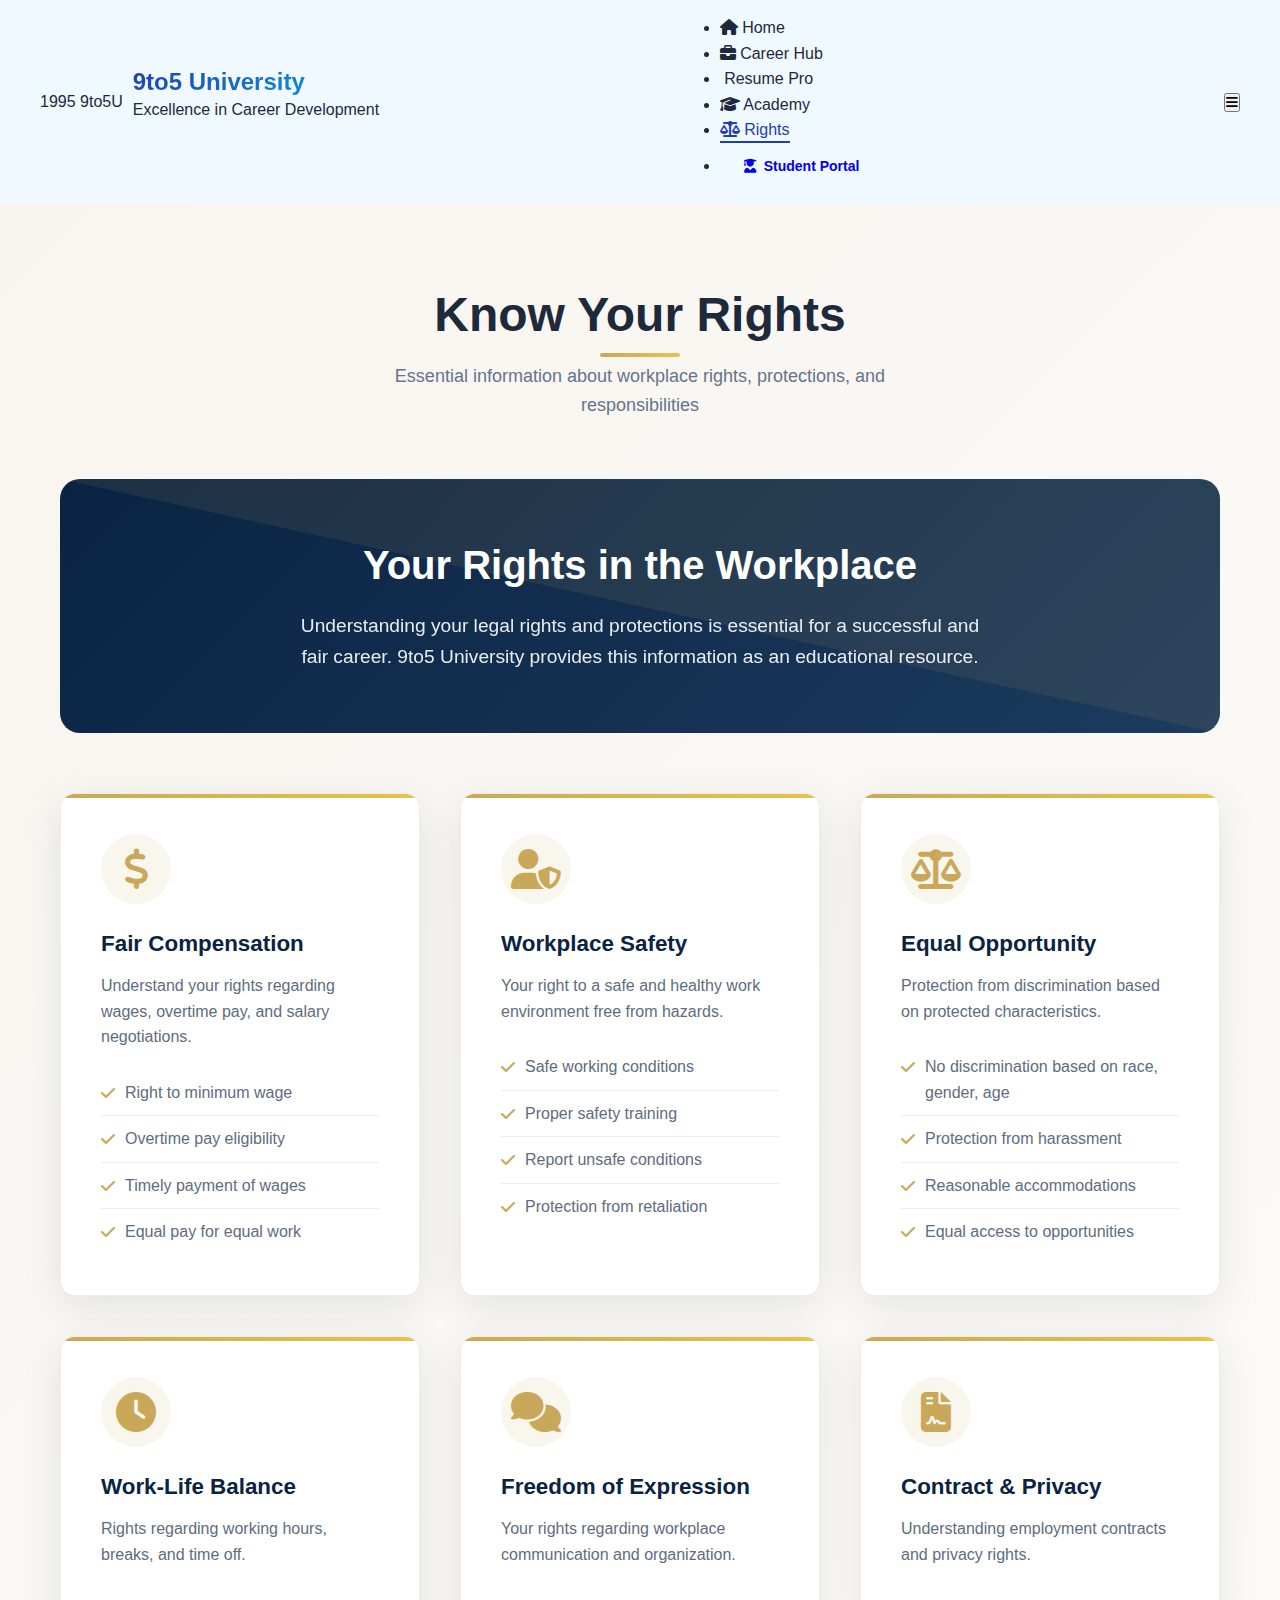
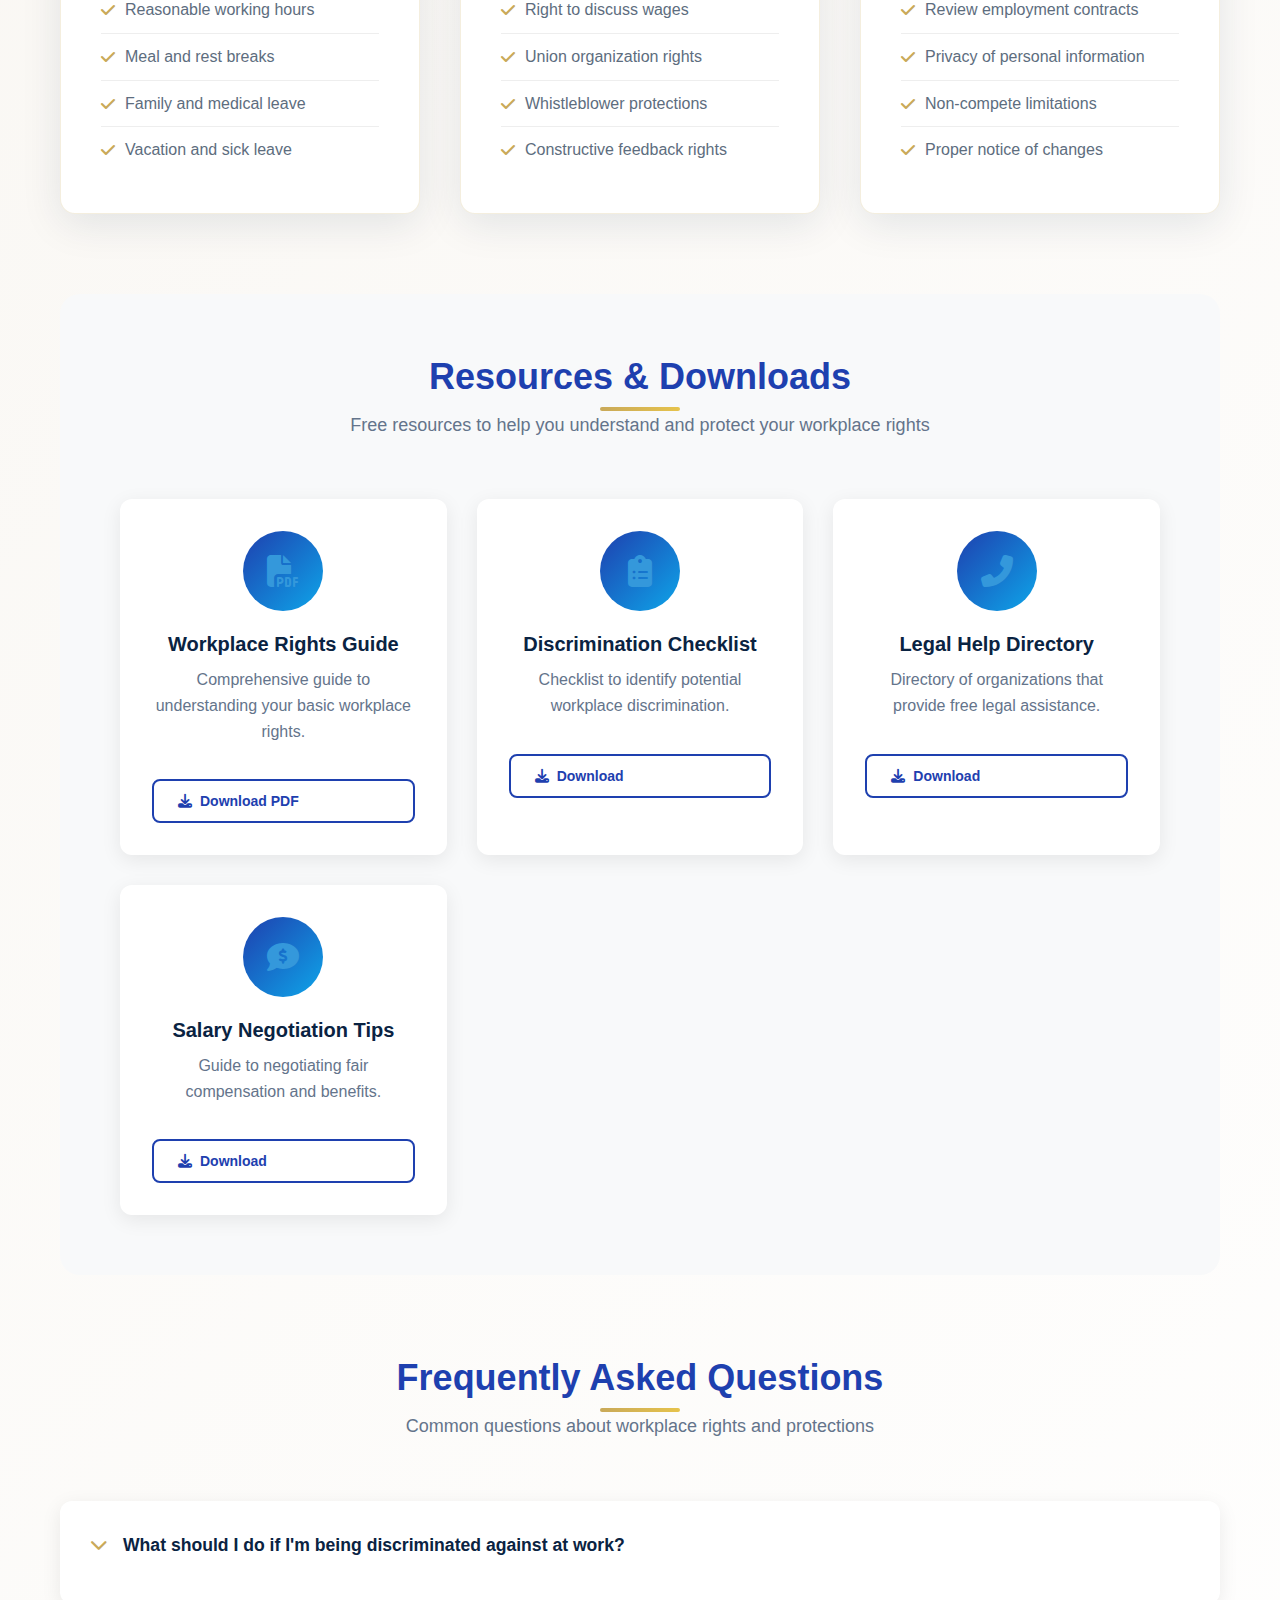
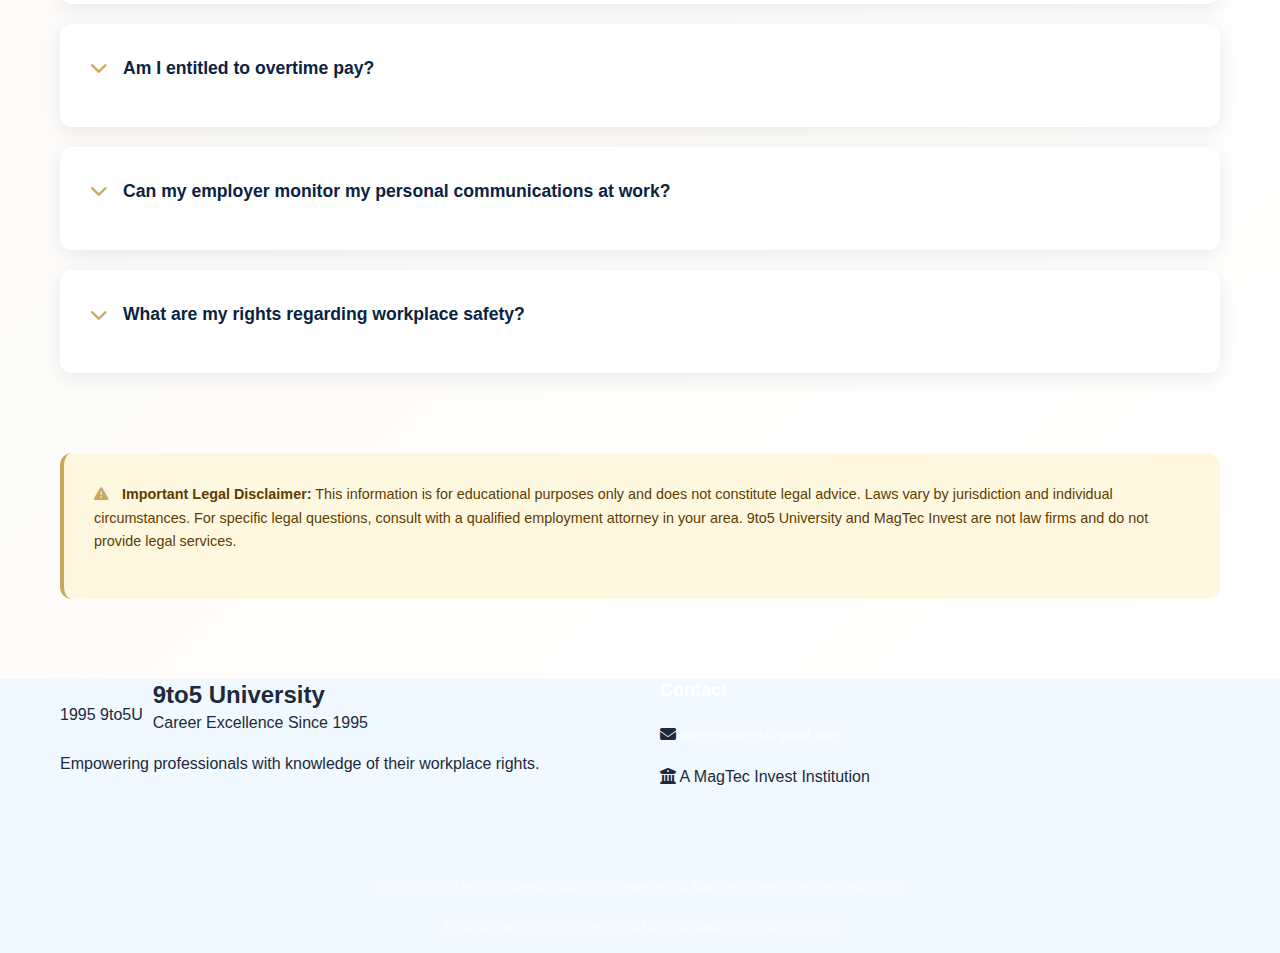
<file: workers-rights.html>
<!DOCTYPE html>
<html lang="en">
<head>
    <meta charset="UTF-8">
    <meta name="viewport" content="width=device-width, initial-scale=1.0">
    <title>Workers' Rights - 9to5 University</title>
    <link rel="stylesheet" href="styles.css">
    <link rel="stylesheet" href="https://cdnjs.cloudflare.com/ajax/libs/font-awesome/6.4.0/css/all.min.css">
    <link href="https://fonts.googleapis.com/css2?family=Merriweather:wght@300;400;700&family=Montserrat:wght@300;400;500;600;700&display=swap" rel="stylesheet">
    <style>
        .rights-section {
            padding: 80px 0;
            background: linear-gradient(135deg, #f8f5f0 0%, #ffffff 100%);
        }

        .section-header {
            text-align: center;
            margin-bottom: 60px;
        }

        .section-title {
            position: relative;
            display: inline-block;
            margin-bottom: 15px;
        }

        .section-title::after {
            content: '';
            position: absolute;
            bottom: -10px;
            left: 50%;
            transform: translateX(-50%);
            width: 80px;
            height: 4px;
            background: linear-gradient(90deg, #c9a959, #e6c34c);
            border-radius: 2px;
        }

        .section-subtitle {
            color: #4a6572;
            font-size: 1.2rem;
            max-width: 700px;
            margin: 0 auto;
        }

        .rights-hero {
            background: linear-gradient(135deg, #0a2342, #1c3b5e);
            color: white;
            padding: 60px;
            border-radius: 20px;
            margin-bottom: 60px;
            text-align: center;
            position: relative;
            overflow: hidden;
        }

        .rights-hero::before {
            content: '';
            position: absolute;
            top: 0;
            left: 0;
            right: 0;
            bottom: 0;
            background: url('data:image/svg+xml,<svg xmlns="http://www.w3.org/2000/svg" viewBox="0 0 100 100" preserveAspectRatio="none"><path d="M0,0 L100,0 L100,100 Z" fill="rgba(201, 169, 89, 0.1)"/></svg>');
            background-size: cover;
        }

        .rights-hero h2 {
            color: white;
            font-size: 2.5rem;
            margin-bottom: 20px;
            position: relative;
            z-index: 1;
        }

        .rights-hero p {
            font-size: 1.2rem;
            opacity: 0.9;
            max-width: 700px;
            margin: 0 auto;
            position: relative;
            z-index: 1;
        }

        .rights-grid {
            display: grid;
            grid-template-columns: repeat(auto-fill, minmax(300px, 1fr));
            gap: 40px;
            margin-bottom: 60px;
        }

        .right-card {
            background: white;
            border-radius: 15px;
            padding: 40px;
            box-shadow: 0 10px 40px rgba(10, 35, 66, 0.1);
            transition: all 0.3s ease;
            border: 1px solid rgba(201, 169, 89, 0.2);
            position: relative;
            overflow: hidden;
        }

        .right-card:hover {
            transform: translateY(-5px);
            box-shadow: 0 20px 50px rgba(10, 35, 66, 0.2);
        }

        .right-card::before {
            content: '';
            position: absolute;
            top: 0;
            left: 0;
            right: 0;
            height: 4px;
            background: linear-gradient(90deg, #c9a959, #e6c34c);
        }

        .right-icon {
            font-size: 2.5rem;
            color: #c9a959;
            margin-bottom: 25px;
            height: 70px;
            width: 70px;
            background: rgba(201, 169, 89, 0.1);
            border-radius: 50%;
            display: flex;
            align-items: center;
            justify-content: center;
        }

        .right-card h3 {
            color: #0a2342;
            margin-bottom: 15px;
            font-size: 1.4rem;
        }

        .right-card p {
            color: #5d6d7e;
            line-height: 1.6;
            margin-bottom: 20px;
        }

        .right-list {
            list-style: none;
            padding: 0;
            margin: 0;
        }

        .right-list li {
            padding: 10px 0;
            border-bottom: 1px solid #eee;
            color: #5d6d7e;
            display: flex;
            align-items: flex-start;
            gap: 10px;
        }

        .right-list li:last-child {
            border-bottom: none;
        }

        .right-list i {
            color: #c9a959;
            margin-top: 5px;
            flex-shrink: 0;
        }

        .resources-section {
            background: #f8f9fa;
            padding: 60px;
            border-radius: 20px;
            margin: 80px 0;
        }

        .resources-grid {
            display: grid;
            grid-template-columns: repeat(auto-fill, minmax(250px, 1fr));
            gap: 30px;
        }

        .resource-card {
            background: white;
            padding: 30px;
            border-radius: 12px;
            box-shadow: 0 5px 20px rgba(0,0,0,0.08);
            text-align: center;
            transition: all 0.3s ease;
        }

        .resource-card:hover {
            transform: translateY(-5px);
            box-shadow: 0 15px 35px rgba(0,0,0,0.15);
        }

        .resource-icon {
            font-size: 2rem;
            color: #3498db;
            margin-bottom: 20px;
        }

        .resource-card h4 {
            color: #0a2342;
            margin-bottom: 10px;
        }

        .download-btn {
            margin-top: 15px;
            width: 100%;
        }

        .faq-section {
            margin: 80px 0;
        }

        .faq-grid {
            display: grid;
            grid-template-columns: 1fr;
            gap: 20px;
        }

        .faq-item {
            background: white;
            border-radius: 12px;
            padding: 30px;
            box-shadow: 0 5px 20px rgba(0,0,0,0.08);
        }

        .faq-question {
            color: #0a2342;
            font-weight: 600;
            margin-bottom: 15px;
            font-size: 1.1rem;
            display: flex;
            align-items: center;
            gap: 15px;
            cursor: pointer;
        }

        .faq-question i {
            color: #c9a959;
            transition: transform 0.3s ease;
        }

        .faq-answer {
            color: #5d6d7e;
            line-height: 1.6;
            max-height: 0;
            overflow: hidden;
            transition: max-height 0.3s ease;
        }

        .faq-item.active .faq-answer {
            max-height: 500px;
            margin-top: 15px;
        }

        .faq-item.active .faq-question i {
            transform: rotate(180deg);
        }

        .legal-disclaimer {
            background: #fff8e1;
            padding: 30px;
            border-radius: 12px;
            border-left: 4px solid #c9a959;
            margin-top: 40px;
            font-size: 0.9rem;
            color: #5d3c00;
        }

        .legal-disclaimer i {
            color: #c9a959;
            margin-right: 10px;
        }

        @media (max-width: 768px) {
            .rights-hero {
                padding: 40px 20px;
            }
            
            .rights-hero h2 {
                font-size: 2rem;
            }
            
            .rights-grid {
                grid-template-columns: 1fr;
            }
            
            .resources-section {
                padding: 40px 20px;
            }
            
            .faq-item {
                padding: 20px;
            }
        }
    </style>
</head>
<body>
    <!-- Header -->
    <header class="prestige-header">
        <div class="container header-container">
            <a href="index.html" class="logo">
                <div class="logo-shield">
                    <div class="shield-inner">
                        <span class="logo-year">1995</span>
                        <span class="logo-divider"></span>
                        <span class="logo-acronym">9to5U</span>
                    </div>
                </div>
                <div class="logo-text">
                    <h1 class="university-name">9to5 University</h1>
                    <p class="university-motto">Excellence in Career Development</p>
                </div>
            </a>

            <nav class="prestige-nav">
                <ul class="nav-list">
                    <li><a href="index.html" class="nav-link"><i class="fas fa-home"></i> <span>Home</span></a></li>
                    <li><a href="hustle-jobs.html" class="nav-link"><i class="fas fa-briefcase"></i> <span>Career Hub</span></a></li>
                    <li><a href="resume-builder.html" class="nav-link"><i class="fas fa-file-certificate"></i> <span>Resume Pro</span></a></li>
                    <li><a href="courses.html" class="nav-link"><i class="fas fa-graduation-cap"></i> <span>Academy</span></a></li>
                    <li><a href="workers-rights.html" class="nav-link active"><i class="fas fa-scale-balanced"></i> <span>Rights</span></a></li>
                    <li><a href="login.html" class="btn btn-gold btn-login"><i class="fas fa-user-graduate"></i> <span>Student Portal</span></a></li>
                </ul>
            </nav>

            <button class="mobile-menu-toggle" aria-label="Toggle menu">
                <i class="fas fa-bars"></i>
            </button>
        </div>
    </header>

    <!-- Workers' Rights Section -->
    <section class="rights-section">
        <div class="container">
            <div class="section-header">
                <h1 class="section-title">Know Your Rights</h1>
                <p class="section-subtitle">Essential information about workplace rights, protections, and responsibilities</p>
            </div>

            <!-- Hero Section -->
            <div class="rights-hero">
                <h2>Your Rights in the Workplace</h2>
                <p>Understanding your legal rights and protections is essential for a successful and fair career. 9to5 University provides this information as an educational resource.</p>
            </div>

            <!-- Rights Grid -->
            <div class="rights-grid">
                <!-- Right 1 -->
                <div class="right-card">
                    <div class="right-icon">
                        <i class="fas fa-dollar-sign"></i>
                    </div>
                    <h3>Fair Compensation</h3>
                    <p>Understand your rights regarding wages, overtime pay, and salary negotiations.</p>
                    <ul class="right-list">
                        <li><i class="fas fa-check"></i> Right to minimum wage</li>
                        <li><i class="fas fa-check"></i> Overtime pay eligibility</li>
                        <li><i class="fas fa-check"></i> Timely payment of wages</li>
                        <li><i class="fas fa-check"></i> Equal pay for equal work</li>
                    </ul>
                </div>

                <!-- Right 2 -->
                <div class="right-card">
                    <div class="right-icon">
                        <i class="fas fa-user-shield"></i>
                    </div>
                    <h3>Workplace Safety</h3>
                    <p>Your right to a safe and healthy work environment free from hazards.</p>
                    <ul class="right-list">
                        <li><i class="fas fa-check"></i> Safe working conditions</li>
                        <li><i class="fas fa-check"></i> Proper safety training</li>
                        <li><i class="fas fa-check"></i> Report unsafe conditions</li>
                        <li><i class="fas fa-check"></i> Protection from retaliation</li>
                    </ul>
                </div>

                <!-- Right 3 -->
                <div class="right-card">
                    <div class="right-icon">
                        <i class="fas fa-balance-scale"></i>
                    </div>
                    <h3>Equal Opportunity</h3>
                    <p>Protection from discrimination based on protected characteristics.</p>
                    <ul class="right-list">
                        <li><i class="fas fa-check"></i> No discrimination based on race, gender, age</li>
                        <li><i class="fas fa-check"></i> Protection from harassment</li>
                        <li><i class="fas fa-check"></i> Reasonable accommodations</li>
                        <li><i class="fas fa-check"></i> Equal access to opportunities</li>
                    </ul>
                </div>

                <!-- Right 4 -->
                <div class="right-card">
                    <div class="right-icon">
                        <i class="fas fa-clock"></i>
                    </div>
                    <h3>Work-Life Balance</h3>
                    <p>Rights regarding working hours, breaks, and time off.</p>
                    <ul class="right-list">
                        <li><i class="fas fa-check"></i> Reasonable working hours</li>
                        <li><i class="fas fa-check"></i> Meal and rest breaks</li>
                        <li><i class="fas fa-check"></i> Family and medical leave</li>
                        <li><i class="fas fa-check"></i> Vacation and sick leave</li>
                    </ul>
                </div>

                <!-- Right 5 -->
                <div class="right-card">
                    <div class="right-icon">
                        <i class="fas fa-comments"></i>
                    </div>
                    <h3>Freedom of Expression</h3>
                    <p>Your rights regarding workplace communication and organization.</p>
                    <ul class="right-list">
                        <li><i class="fas fa-check"></i> Right to discuss wages</li>
                        <li><i class="fas fa-check"></i> Union organization rights</li>
                        <li><i class="fas fa-check"></i> Whistleblower protections</li>
                        <li><i class="fas fa-check"></i> Constructive feedback rights</li>
                    </ul>
                </div>

                <!-- Right 6 -->
                <div class="right-card">
                    <div class="right-icon">
                        <i class="fas fa-file-contract"></i>
                    </div>
                    <h3>Contract & Privacy</h3>
                    <p>Understanding employment contracts and privacy rights.</p>
                    <ul class="right-list">
                        <li><i class="fas fa-check"></i> Review employment contracts</li>
                        <li><i class="fas fa-check"></i> Privacy of personal information</li>
                        <li><i class="fas fa-check"></i> Non-compete limitations</li>
                        <li><i class="fas fa-check"></i> Proper notice of changes</li>
                    </ul>
                </div>
            </div>

            <!-- Resources Section -->
            <div class="resources-section">
                <div class="section-header">
                    <h2 class="section-title">Resources & Downloads</h2>
                    <p class="section-subtitle">Free resources to help you understand and protect your workplace rights</p>
                </div>
                
                <div class="resources-grid">
                    <div class="resource-card">
                        <div class="resource-icon">
                            <i class="fas fa-file-pdf"></i>
                        </div>
                        <h4>Workplace Rights Guide</h4>
                        <p>Comprehensive guide to understanding your basic workplace rights.</p>
                        <button class="btn btn-outline download-btn" onclick="downloadResource('rights-guide')">
                            <i class="fas fa-download"></i> Download PDF
                        </button>
                    </div>
                    
                    <div class="resource-card">
                        <div class="resource-icon">
                            <i class="fas fa-clipboard-list"></i>
                        </div>
                        <h4>Discrimination Checklist</h4>
                        <p>Checklist to identify potential workplace discrimination.</p>
                        <button class="btn btn-outline download-btn" onclick="downloadResource('discrimination-checklist')">
                            <i class="fas fa-download"></i> Download
                        </button>
                    </div>
                    
                    <div class="resource-card">
                        <div class="resource-icon">
                            <i class="fas fa-phone-alt"></i>
                        </div>
                        <h4>Legal Help Directory</h4>
                        <p>Directory of organizations that provide free legal assistance.</p>
                        <button class="btn btn-outline download-btn" onclick="downloadResource('legal-directory')">
                            <i class="fas fa-download"></i> Download
                        </button>
                    </div>
                    
                    <div class="resource-card">
                        <div class="resource-icon">
                            <i class="fas fa-comment-dollar"></i>
                        </div>
                        <h4>Salary Negotiation Tips</h4>
                        <p>Guide to negotiating fair compensation and benefits.</p>
                        <button class="btn btn-outline download-btn" onclick="downloadResource('salary-negotiation')">
                            <i class="fas fa-download"></i> Download
                        </button>
                    </div>
                </div>
            </div>

            <!-- FAQ Section -->
            <div class="faq-section">
                <div class="section-header">
                    <h2 class="section-title">Frequently Asked Questions</h2>
                    <p class="section-subtitle">Common questions about workplace rights and protections</p>
                </div>
                
                <div class="faq-grid">
                    <div class="faq-item" onclick="toggleFAQ(this)">
                        <div class="faq-question">
                            <i class="fas fa-chevron-down"></i>
                            What should I do if I'm being discriminated against at work?
                        </div>
                        <div class="faq-answer">
                            <p>1. Document everything: Keep detailed records of incidents, dates, times, and witnesses.</p>
                            <p>2. Report internally: Follow your company's discrimination reporting procedure.</p>
                            <p>3. File a complaint: Contact the Equal Employment Opportunity Commission (EEOC).</p>
                            <p>4. Seek legal advice: Consult with an employment attorney about your options.</p>
                        </div>
                    </div>
                    
                    <div class="faq-item" onclick="toggleFAQ(this)">
                        <div class="faq-question">
                            <i class="fas fa-chevron-down"></i>
                            Am I entitled to overtime pay?
                        </div>
                        <div class="faq-answer">
                            <p>Overtime eligibility depends on several factors:</p>
                            <p>• Non-exempt employees: Generally entitled to 1.5x pay for hours over 40 per week</p>
                            <p>• Exempt employees: Usually salaried professionals, managers, administrators</p>
                            <p>• State laws: Some states have additional overtime requirements</p>
                            <p>Consult your state's labor department or an employment attorney for specific guidance.</p>
                        </div>
                    </div>
                    
                    <div class="faq-item" onclick="toggleFAQ(this)">
                        <div class="faq-question">
                            <i class="fas fa-chevron-down"></i>
                            Can my employer monitor my personal communications at work?
                        </div>
                        <div class="faq-answer">
                            <p>Generally, yes - with important limitations:</p>
                            <p>• Company devices: Employers have broad monitoring rights on company-owned devices</p>
                            <p>• Personal devices: Limited monitoring if using personal devices for work</p>
                            <p>• Privacy expectations: Varies by state and company policy</p>
                            <p>• Consent: Some states require employee consent for certain monitoring</p>
                            <p>Always assume work communications may be monitored and use personal devices for private matters.</p>
                        </div>
                    </div>
                    
                    <div class="faq-item" onclick="toggleFAQ(this)">
                        <div class="faq-question">
                            <i class="fas fa-chevron-down"></i>
                            What are my rights regarding workplace safety?
                        </div>
                        <div class="faq-answer">
                            <p>Under OSHA (Occupational Safety and Health Administration), you have the right to:</p>
                            <p>1. A workplace free from recognized hazards</p>
                            <p>2. Receive training about workplace hazards</p>
                            <p>3. Review records of work-related injuries and illnesses</p>
                            <p>4. File a complaint with OSHA about safety concerns</p>
                            <p>5. Be protected from retaliation for reporting safety issues</p>
                            <p>If you believe your workplace is unsafe, document concerns and report them through proper channels.</p>
                        </div>
                    </div>
                </div>
            </div>

            <!-- Legal Disclaimer -->
            <div class="legal-disclaimer">
                <p><i class="fas fa-exclamation-triangle"></i> <strong>Important Legal Disclaimer:</strong> This information is for educational purposes only and does not constitute legal advice. Laws vary by jurisdiction and individual circumstances. For specific legal questions, consult with a qualified employment attorney in your area. 9to5 University and MagTec Invest are not law firms and do not provide legal services.</p>
            </div>
        </div>
    </section>

    <!-- Footer -->
    <footer class="prestige-footer">
        <div class="container">
            <div class="footer-content">
                <div class="footer-brand">
                    <div class="logo">
                        <div class="logo-shield small">
                            <div class="shield-inner">
                                <span class="logo-year">1995</span>
                                <span class="logo-divider"></span>
                                <span class="logo-acronym">9to5U</span>
                            </div>
                        </div>
                        <div class="footer-logo-text">
                            <h3>9to5 University</h3>
                            <p>Career Excellence Since 1995</p>
                        </div>
                    </div>
                    <p class="footer-description">Empowering professionals with knowledge of their workplace rights.</p>
                </div>
                <div class="footer-links">
                    <div class="link-column">
                        <h4>Contact</h4>
                        <div class="contact-info">
                            <p><i class="fas fa-envelope"></i> <a href="mailto:magtecinvest@gmail.com">magtecinvest@gmail.com</a></p>
                            <p><i class="fas fa-building-columns"></i> A MagTec Invest Institution</p>
                        </div>
                    </div>
                </div>
            </div>
            <div class="footer-bottom">
                <p>&copy; 1995-<span id="currentYear"></span> 9to5 University. All rights reserved. A MagTec Invest Premier Institution.</p>
                <p class="disclaimer">Educational resources provided for informational purposes only.</p>
            </div>
        </div>
    </footer>

    <script src="scripts.js"></script>
    <script>
        document.addEventListener('DOMContentLoaded', function() {
            // Initialize current year
            document.getElementById('currentYear').textContent = new Date().getFullYear();
            
            // FAQ toggle functionality
            window.toggleFAQ = function(element) {
                element.classList.toggle('active');
            };
            
            // Resource download functionality
            window.downloadResource = function(resourceType) {
                const resources = {
                    'rights-guide': 'Workplace_Rights_Guide.pdf',
                    'discrimination-checklist': 'Discrimination_Checklist.pdf',
                    'legal-directory': 'Legal_Help_Directory.pdf',
                    'salary-negotiation': 'Salary_Negotiation_Tips.pdf'
                };
                
                const filename = resources[resourceType] || 'Resource.pdf';
                
                // Create a simple text file for demo purposes
                const content = `9to5 University - ${filename}\n\nThis is a sample resource file. In a real application, this would be a comprehensive PDF document with detailed information about workplace rights and protections.\n\nFor actual legal advice, please consult with a qualified employment attorney.\n\nGenerated on: ${new Date().toLocaleDateString()}`;
                
                const blob = new Blob([content], { type: 'text/plain' });
                const url = URL.createObjectURL(blob);
                const a = document.createElement('a');
                a.href = url;
                a.download = filename;
                document.body.appendChild(a);
                a.click();
                document.body.removeChild(a);
                URL.revokeObjectURL(url);
                
                // Show notification
                const notification = document.createElement('div');
                notification.style.cssText = `
                    position: fixed;
                    top: 20px;
                    right: 20px;
                    background: #27ae60;
                    color: white;
                    padding: 15px 25px;
                    border-radius: 8px;
                    box-shadow: 0 4px 20px rgba(0,0,0,0.2);
                    z-index: 9999;
                    display: flex;
                    align-items: center;
                    gap: 10px;
                    animation: slideIn 0.3s ease;
                `;
                notification.innerHTML = `
                    <i class="fas fa-check-circle"></i>
                    <span>Download started: ${filename}</span>
                `;
                
                document.body.appendChild(notification);
                
                setTimeout(() => {
                    notification.style.animation = 'slideOut 0.3s ease';
                    setTimeout(() => {
                        if (notification.parentNode) notification.remove();
                    }, 300);
                }, 3000);
            };
            
            // Add animation styles
            if (!document.querySelector('#notification-animations')) {
                const style = document.createElement('style');
                style.id = 'notification-animations';
                style.textContent = `
                    @keyframes slideIn {
                        from { transform: translateX(100%); opacity: 0; }
                        to { transform: translateX(0); opacity: 1; }
                    }
                    @keyframes slideOut {
                        from { transform: translateX(0); opacity: 1; }
                        to { transform: translateX(100%); opacity: 0; }
                    }
                `;
                document.head.appendChild(style);
            }
        });
    </script>
</body>
</html>
</file>
<file: styles.css>
/* ====== 9TO5 UNIVERSITY THEME VARIABLES ====== */
:root {
  /* Professional University Blue Theme */
  --primary: #1e40af; /* Deep University Blue */
  --primary-dark: #1e3a8a;
  --primary-light: #3b82f6;
  --secondary: #0ea5e9; /* Sky Blue Accent */
  --accent: #ffffff;
  --light: #f0f9ff; /* Light blue background */
  --dark: #1e293b;
  --gray: #64748b;
  --border: #e2e8f0;
  --success: #10b981;
  
  /* University Theme Colors */
  --university-blue: #1e40af;
  --university-gold: #f59e0b;
  --campus-green: #10b981;
  --library-brown: #92400e;
  
  /* Shadows */
  --shadow-sm: 0 1px 3px rgba(0,0,0,0.1);
  --shadow-md: 0 4px 6px rgba(0,0,0,0.1);
  --shadow-lg: 0 10px 25px rgba(0,0,0,0.1);
  
  /* Border Radius */
  --radius: 8px;
  --radius-lg: 12px;
}

/* ====== BASE STYLES ====== */
* {
  margin: 0;
  padding: 0;
  box-sizing: border-box;
}

html {
  scroll-behavior: smooth;
}

body {
  font-family: 'Inter', sans-serif;
  color: var(--dark);
  line-height: 1.6;
  background: var(--light);
  overflow-x: hidden;
}

.container {
  max-width: 1200px;
  margin: 0 auto;
  padding: 0 20px;
}

/* ====== TYPOGRAPHY ====== */
h1, h2, h3, h4, h5, h6 {
  font-weight: 600;
  line-height: 1.3;
}

h1 { font-size: 48px; }
h2 { font-size: 36px; }
h3 { font-size: 24px; }
h4 { font-size: 20px; }
h5 { font-size: 18px; }
h6 { font-size: 16px; }

p {
  margin-bottom: 1rem;
}

/* ====== UTILITY CLASSES ====== */
.mb-0 { margin-bottom: 0 !important; }
.mb-1 { margin-bottom: 5px !important; }
.mb-2 { margin-bottom: 10px !important; }
.mb-3 { margin-bottom: 15px !important; }
.mb-4 { margin-bottom: 20px !important; }
.mb-5 { margin-bottom: 30px !important; }

.mt-0 { margin-top: 0 !important; }
.mt-1 { margin-top: 5px !important; }
.mt-2 { margin-top: 10px !important; }
.mt-3 { margin-top: 15px !important; }
.mt-4 { margin-top: 20px !important; }
.mt-5 { margin-top: 30px !important; }

.d-flex { display: flex !important; }
.d-block { display: block !important; }
.d-none { display: none !important; }
.d-grid { display: grid !important; }

.flex-column { flex-direction: column; }
.flex-row { flex-direction: row; }
.justify-content-between { justify-content: space-between; }
.justify-content-center { justify-content: center; }
.justify-content-end { justify-content: flex-end; }
.align-items-center { align-items: center; }
.align-items-start { align-items: flex-start; }
.align-items-end { align-items: flex-end; }
.flex-wrap { flex-wrap: wrap; }
.gap-1 { gap: 5px; }
.gap-2 { gap: 10px; }
.gap-3 { gap: 15px; }
.gap-4 { gap: 20px; }

.text-center { text-align: center !important; }
.text-left { text-align: left !important; }
.text-right { text-align: right !important; }
.text-primary { color: var(--primary) !important; }
.text-muted { color: var(--gray) !important; }

/* ====== BUTTONS ====== */
.btn {
  padding: 12px 24px;
  border-radius: var(--radius);
  border: none;
  font-weight: 600;
  cursor: pointer;
  transition: all 0.3s ease;
  display: inline-flex;
  align-items: center;
  gap: 8px;
  text-decoration: none;
  font-size: 14px;
  font-family: 'Inter', sans-serif;
  position: relative;
  overflow: hidden;
}

.btn::after {
  content: '';
  position: absolute;
  top: 50%;
  left: 50%;
  width: 5px;
  height: 5px;
  background: rgba(255, 255, 255, 0.5);
  opacity: 0;
  border-radius: 100%;
  transform: scale(1, 1) translate(-50%);
  transform-origin: 50% 50%;
}

.btn:focus:not(:active)::after {
  animation: ripple 1s ease-out;
}

@keyframes ripple {
  0% {
    transform: scale(0, 0);
    opacity: 0.5;
  }
  100% {
    transform: scale(20, 20);
    opacity: 0;
  }
}

.btn-primary {
  background: var(--primary);
  color: white;
}

.btn-primary:hover {
  background: var(--primary-dark);
  transform: translateY(-2px);
  box-shadow: var(--shadow-md);
}

.btn-outline {
  background: transparent;
  color: var(--primary);
  border: 2px solid var(--primary);
}

.btn-outline:hover {
  background: var(--primary);
  color: white;
}

.btn-accent {
  background: linear-gradient(135deg, var(--secondary), var(--primary-light));
  color: white;
}

.btn-accent:hover {
  background: linear-gradient(135deg, var(--primary-light), var(--secondary));
  transform: translateY(-2px);
  box-shadow: var(--shadow-md);
}

.btn-lg {
  padding: 16px 32px;
  font-size: 16px;
}

.btn-sm {
  padding: 8px 16px;
  font-size: 12px;
}

.btn:disabled {
  opacity: 0.6;
  cursor: not-allowed;
  transform: none !important;
}

/* ====== LOADING SCREEN ====== */
#loading {
  position: fixed;
  top: 0;
  left: 0;
  width: 100%;
  height: 100%;
  background: white;
  display: flex;
  align-items: center;
  justify-content: center;
  z-index: 9999;
  transition: opacity 0.3s ease-out;
}

#loading.loaded {
  opacity: 0;
  pointer-events: none;
}

.loading-content {
  text-align: center;
}

.loading-content .logo-icon {
  width: 80px;
  height: 80px;
  background: linear-gradient(135deg, var(--primary), var(--secondary));
  color: white;
  border-radius: var(--radius);
  display: flex;
  align-items: center;
  justify-content: center;
  font-weight: 700;
  font-size: 24px;
  margin: 0 auto 20px;
  position: relative;
  overflow: hidden;
}

.loading-content .logo-icon::after {
  content: '';
  position: absolute;
  top: -50%;
  left: -50%;
  width: 200%;
  height: 200%;
  background: linear-gradient(45deg, transparent, rgba(255,255,255,0.3), transparent);
  transform: rotate(45deg);
  animation: shine 3s infinite;
}

.loading-content h2 {
  color: var(--primary);
  margin-bottom: 10px;
}

.loading-content p {
  color: var(--gray);
  font-size: 16px;
}

/* ====== HEADER ====== */
.main-header {
  background: white;
  box-shadow: var(--shadow-sm);
  position: sticky;
  top: 0;
  z-index: 1000;
  transition: all 0.3s ease;
}

.main-header.scrolled {
  padding: 5px 0;
  box-shadow: var(--shadow-md);
}

.header-container {
  display: flex;
  justify-content: space-between;
  align-items: center;
  padding: 15px 0;
}

.logo {
  display: flex;
  align-items: center;
  gap: 10px;
  text-decoration: none;
  color: var(--dark);
  transition: transform 0.3s ease;
}

.logo:hover {
  transform: translateY(-2px);
}

.logo-icon {
  width: 40px;
  height: 40px;
  background: linear-gradient(135deg, var(--primary), var(--secondary));
  color: white;
  border-radius: var(--radius);
  display: flex;
  align-items: center;
  justify-content: center;
  font-weight: 700;
  font-size: 16px;
  position: relative;
  overflow: hidden;
}

.logo-icon::after {
  content: '';
  position: absolute;
  top: -50%;
  left: -50%;
  width: 200%;
  height: 200%;
  background: linear-gradient(45deg, transparent, rgba(255,255,255,0.3), transparent);
  transform: rotate(45deg);
  animation: shine 3s infinite;
}

.logo-text h1 {
  font-size: 24px;
  font-weight: 700;
  background: linear-gradient(135deg, var(--primary), var(--secondary));
  -webkit-background-clip: text;
  -webkit-text-fill-color: transparent;
  background-clip: text;
  margin: 0;
}

/* ====== NAVIGATION ====== */
.main-nav {
  display: flex;
  align-items: center;
  gap: 30px;
}

.nav-links {
  display: flex;
  gap: 25px;
}

.nav-link {
  text-decoration: none;
  color: var(--dark);
  font-weight: 500;
  transition: all 0.3s ease;
  position: relative;
  padding: 5px 0;
}

.nav-link::after {
  content: '';
  position: absolute;
  bottom: 0;
  left: 0;
  width: 0;
  height: 2px;
  background: var(--primary);
  transition: width 0.3s ease;
}

.nav-link:hover::after,
.nav-link.active::after {
  width: 100%;
}

.nav-link:hover,
.nav-link.active {
  color: var(--primary);
}

.nav-actions {
  display: flex;
  gap: 10px;
}

/* Mobile Menu Button */
.mobile-menu-btn {
  display: none;
  background: none;
  border: none;
  font-size: 24px;
  color: var(--primary);
  cursor: pointer;
  padding: 5px;
  border-radius: var(--radius);
  transition: all 0.3s ease;
}

.mobile-menu-btn:hover {
  background: var(--light);
}

/* ====== MOBILE NAVIGATION ====== */
.mobile-nav {
  position: fixed;
  top: 0;
  left: 0;
  width: 100%;
  height: 100%;
  background: white;
  z-index: 2000;
  transform: translateX(-100%);
  transition: transform 0.3s ease;
  display: flex;
  flex-direction: column;
}

.mobile-nav.active {
  transform: translateX(0);
}

.mobile-nav-header {
  display: flex;
  justify-content: space-between;
  align-items: center;
  padding: 20px;
  border-bottom: 1px solid var(--border);
  background: var(--light);
}

.mobile-close {
  background: none;
  border: none;
  font-size: 24px;
  color: var(--primary);
  cursor: pointer;
  padding: 5px;
  border-radius: var(--radius);
  transition: all 0.3s ease;
}

.mobile-close:hover {
  background: var(--border);
}

.mobile-nav-links {
  padding: 20px;
  overflow-y: auto;
  flex: 1;
}

.mobile-nav-link {
  display: block;
  padding: 15px 0;
  text-decoration: none;
  color: var(--dark);
  font-weight: 500;
  border-bottom: 1px solid var(--border);
  transition: all 0.3s ease;
}

.mobile-nav-link:hover {
  color: var(--primary);
  padding-left: 10px;
}

.mobile-nav-link:last-child {
  border-bottom: none;
}

.mobile-nav-divider {
  height: 1px;
  background: var(--border);
  margin: 20px 0;
}

/* ====== PROGRESS TRACKER ====== */
.toddler-container {
  background: white;
  padding: 20px 0;
  box-shadow: var(--shadow-sm);
  display: none;
  position: sticky;
  top: 70px;
  z-index: 999;
}

.toddler-container.active {
  display: block;
}

.toddler {
  display: flex;
  justify-content: space-between;
  position: relative;
  margin-bottom: 10px;
}

.toddler::before {
  content: '';
  position: absolute;
  top: 20px;
  left: 0;
  right: 0;
  height: 2px;
  background: var(--border);
  z-index: 1;
}

.toddler-step {
  display: flex;
  flex-direction: column;
  align-items: center;
  position: relative;
  z-index: 2;
  flex: 1;
}

.step-circle {
  width: 40px;
  height: 40px;
  border-radius: 50%;
  background: white;
  border: 2px solid var(--border);
  display: flex;
  align-items: center;
  justify-content: center;
  font-weight: 600;
  margin-bottom: 8px;
  transition: all 0.3s ease;
  position: relative;
  z-index: 2;
}

.toddler-step.active .step-circle {
  background: var(--primary);
  border-color: var(--primary);
  color: white;
  transform: scale(1.1);
}

.step-label {
  font-size: 14px;
  font-weight: 500;
  color: var(--gray);
  text-align: center;
  transition: all 0.3s ease;
}

.toddler-step.active .step-label {
  color: var(--primary);
  font-weight: 600;
}

.progress-bar {
  height: 4px;
  background: var(--border);
  border-radius: 2px;
  position: relative;
  overflow: hidden;
}

.progress-fill {
  height: 100%;
  background: var(--primary);
  border-radius: 2px;
  width: 20%;
  transition: width 0.3s ease;
}

/* ====== HERO SECTION ====== */
.hero {
  background: linear-gradient(135deg, var(--primary) 0%, var(--primary-dark) 100%);
  color: white;
  padding: 100px 0;
  position: relative;
  overflow: hidden;
}

.hero::before {
  content: '';
  position: absolute;
  top: 0;
  left: 0;
  right: 0;
  bottom: 0;
  background: 
      radial-gradient(circle at 20% 80%, rgba(59, 130, 246, 0.1) 0%, transparent 50%),
      radial-gradient(circle at 80% 20%, rgba(14, 165, 233, 0.1) 0%, transparent 50%),
      radial-gradient(circle at 40% 40%, rgba(30, 64, 175, 0.1) 0%, transparent 50%);
}

.hero-content {
  position: relative;
  z-index: 1;
  max-width: 800px;
  margin: 0 auto;
  text-align: center;
}

.hero-content h1 {
  font-size: 48px;
  margin-bottom: 20px;
  font-weight: 700;
  line-height: 1.2;
}

.hero-content p {
  font-size: 20px;
  margin-bottom: 30px;
  opacity: 0.9;
  line-height: 1.6;
}

.hero-actions {
  display: flex;
  gap: 15px;
  justify-content: center;
  margin-bottom: 40px;
  flex-wrap: wrap;
}

.hero-features {
  display: flex;
  justify-content: center;
  gap: 30px;
  flex-wrap: wrap;
  margin-top: 40px;
}

.feature-item {
  display: flex;
  align-items: center;
  gap: 10px;
  background: rgba(255, 255, 255, 0.1);
  padding: 12px 20px;
  border-radius: 50px;
  backdrop-filter: blur(10px);
  transition: all 0.3s ease;
}

.feature-item:hover {
  background: rgba(255, 255, 255, 0.2);
  transform: translateY(-5px);
}

.feature-icon {
  width: 40px;
  height: 40px;
  background: rgba(255, 255, 255, 0.2);
  border-radius: 50%;
  display: flex;
  align-items: center;
  justify-content: center;
  font-size: 18px;
}

.feature-item span {
  font-weight: 500;
  font-size: 14px;
}

/* ====== COURSES SECTION ====== */
.courses-section {
  padding: 80px 0;
  background: white;
}

.section-header {
  text-align: center;
  margin-bottom: 40px;
}

.section-header h2 {
  font-size: 36px;
  color: var(--primary);
  margin-bottom: 10px;
}

.section-header p {
  color: var(--gray);
  font-size: 18px;
  max-width: 600px;
  margin: 0 auto;
}

.courses-grid {
  display: grid;
  grid-template-columns: repeat(auto-fit, minmax(300px, 1fr));
  gap: 30px;
}

.course-card {
  background: white;
  border-radius: var(--radius-lg);
  overflow: hidden;
  box-shadow: var(--shadow-md);
  transition: all 0.3s ease;
  border-top: 4px solid var(--primary);
}

.course-card:hover {
  transform: translateY(-10px);
  box-shadow: var(--shadow-lg);
}

.course-header {
  padding: 20px;
  color: white;
}

.course-header h3 {
  margin: 0 0 10px 0;
  font-size: 20px;
}

.course-badge {
  background: rgba(255, 255, 255, 0.2);
  color: white;
  padding: 4px 12px;
  border-radius: 20px;
  font-size: 12px;
  font-weight: 600;
  display: inline-block;
}

.course-content {
  padding: 20px;
}

.course-content p {
  color: var(--gray);
  margin-bottom: 20px;
  line-height: 1.5;
}

.course-meta {
  display: flex;
  gap: 15px;
  margin-bottom: 20px;
  color: var(--gray);
  font-size: 14px;
}

.course-meta span {
  display: flex;
  align-items: center;
  gap: 5px;
}

/* ====== BUILDER SECTION ====== */
.builder-section {
  padding: 80px 0;
  background: var(--light);
  position: relative;
}

.builder-container {
  background: white;
  border-radius: var(--radius-lg);
  overflow: hidden;
  box-shadow: var(--shadow-lg);
  transition: all 0.3s ease;
}

.builder-container:hover {
  box-shadow: 0 20px 40px rgba(0,0,0,0.1);
}

.builder-tabs {
  display: flex;
  background: var(--light);
  border-bottom: 1px solid var(--border);
  overflow-x: auto;
  scrollbar-width: none;
}

.builder-tabs::-webkit-scrollbar {
  display: none;
}

.tab {
  flex: 1;
  min-width: 120px;
  padding: 20px;
  background: none;
  border: none;
  border-right: 1px solid var(--border);
  cursor: pointer;
  font-weight: 500;
  color: var(--gray);
  display: flex;
  align-items: center;
  justify-content: center;
  gap: 8px;
  transition: all 0.3s ease;
  white-space: nowrap;
}

.tab:last-child {
  border-right: none;
}

.tab:hover {
  background: white;
  color: var(--primary);
}

.tab.active {
  background: white;
  color: var(--primary);
  border-bottom: 3px solid var(--primary);
  font-weight: 600;
}

.builder-content {
  padding: 30px;
  min-height: 600px;
}

.tab-content {
  display: none;
  animation: fadeIn 0.3s ease;
}

.tab-content.active {
  display: block;
}

@keyframes fadeIn {
  from {
    opacity: 0;
    transform: translateY(10px);
  }
  to {
    opacity: 1;
    transform: translateY(0);
  }
}

/* ====== FORM STYLES ====== */
.form-group {
  margin-bottom: 20px;
}

.form-label {
  display: block;
  margin-bottom: 8px;
  font-weight: 600;
  color: var(--dark);
  font-size: 14px;
}

.form-control {
  width: 100%;
  padding: 12px 15px;
  border: 2px solid var(--border);
  border-radius: var(--radius);
  font-family: 'Inter', sans-serif;
  font-size: 14px;
  transition: all 0.3s ease;
  background: white;
  color: var(--dark);
}

.form-control:focus {
  outline: none;
  border-color: var(--primary);
  box-shadow: 0 0 0 3px rgba(30, 64, 175, 0.1);
}

.form-control::placeholder {
  color: var(--gray);
  opacity: 0.7;
}

.form-grid {
  display: grid;
  grid-template-columns: repeat(auto-fit, minmax(250px, 1fr));
  gap: 15px;
  margin-bottom: 20px;
}

textarea.form-control {
  resize: vertical;
  min-height: 100px;
  line-height: 1.5;
}

/* ====== CAREER FIELD SELECTOR ====== */
.career-field-selector {
  display: grid;
  grid-template-columns: repeat(auto-fit, minmax(150px, 1fr));
  gap: 10px;
  margin-bottom: 20px;
}

.field-btn {
  padding: 12px;
  border: 2px solid var(--border);
  border-radius: var(--radius);
  background: white;
  cursor: pointer;
  text-align: center;
  font-size: 14px;
  transition: all 0.3s ease;
  color: var(--dark);
}

.field-btn:hover {
  border-color: var(--primary);
  transform: translateY(-2px);
  box-shadow: var(--shadow-sm);
}

.field-btn.active {
  background: var(--primary);
  color: white;
  border-color: var(--primary);
  font-weight: 600;
}

/* ====== SOUTH AFRICAN FIELDS ====== */
.sa-field {
  position: relative;
}

.sa-field::after {
  content: '🇿🇦';
  position: absolute;
  right: 12px;
  top: 40px;
  font-size: 16px;
  pointer-events: none;
}

/* ====== FORM SECTIONS ====== */
.form-section {
  background: var(--light);
  border-radius: var(--radius);
  padding: 20px;
  margin-bottom: 20px;
  border: 1px solid var(--border);
  transition: all 0.3s ease;
}

.form-section:hover {
  border-color: var(--primary-light);
  box-shadow: var(--shadow-sm);
}

.form-section-header {
  display: flex;
  justify-content: space-between;
  align-items: center;
  margin-bottom: 20px;
  padding-bottom: 10px;
  border-bottom: 1px solid var(--border);
}

.form-section-header h4 {
  margin: 0;
  font-size: 16px;
  color: var(--dark);
  display: flex;
  align-items: center;
  gap: 8px;
}

/* ====== PREVIEW SECTION ====== */
.resume-preview-container {
  background: white;
  border-radius: var(--radius);
  overflow: hidden;
}

.preview-header {
  display: flex;
  justify-content: space-between;
  align-items: center;
  padding: 20px;
  background: var(--light);
  border-bottom: 1px solid var(--border);
  flex-wrap: wrap;
  gap: 15px;
}

/* ====== TEMPLATE SELECTOR ====== */
.template-selector {
  display: grid;
  grid-template-columns: repeat(auto-fit, minmax(180px, 1fr));
  gap: 15px;
  margin: 25px 20px;
  padding: 0 10px;
}

.template-btn {
  padding: 20px 15px;
  border: 2px solid var(--border);
  border-radius: var(--radius);
  background: white;
  cursor: pointer;
  transition: all 0.3s ease;
  text-align: center;
  display: flex;
  flex-direction: column;
  align-items: center;
  gap: 10px;
}

.template-btn:hover {
  border-color: var(--primary);
  transform: translateY(-3px);
  box-shadow: var(--shadow-md);
}

.template-btn.active {
  border-color: var(--primary);
  background: var(--light);
  box-shadow: var(--shadow-sm);
}

.template-btn .template-icon {
  font-size: 32px;
  color: var(--primary);
  margin-bottom: 5px;
  display: block;
  height: 40px;
  display: flex;
  align-items: center;
  justify-content: center;
}

.template-btn .template-name {
  font-weight: 600;
  color: var(--dark);
  margin: 0;
  font-size: 15px;
}

.template-btn .template-desc {
  font-size: 12px;
  color: var(--gray);
  margin: 0;
  line-height: 1.3;
}

/* ====== RESUME DISPLAY FOR PDF ====== */
.resume-display {
  width: 210mm; /* Standard A4 width */
  min-height: 297mm; /* Standard A4 height */
  background: white;
  font-family: 'Inter', sans-serif;
  margin: 0 auto; /* Center the resume */
  padding: 25mm; /* Safe print margins */
  box-shadow: var(--shadow-sm);
  box-sizing: border-box;
  page-break-after: always; /* Ensure page break for printing */
}

/* Template Specific Styles */
.template-professional {
  background: white;
  color: var(--dark);
  border: 2px solid var(--border);
}

.template-professional .resume-header {
  border-bottom: 3px solid var(--primary);
  padding-bottom: 20px;
  margin-bottom: 30px;
}

.template-professional .name {
  font-size: 32px;
  font-weight: 700;
  color: var(--primary);
  margin-bottom: 5px;
}

.template-professional .title {
  font-size: 18px;
  color: var(--secondary);
  font-weight: 600;
  margin-bottom: 15px;
}

.template-professional .contact-info {
  display: flex;
  flex-wrap: wrap;
  gap: 15px;
  font-size: 14px;
  color: var(--gray);
}

.template-professional .contact-item {
  display: flex;
  align-items: center;
  gap: 8px;
}

.template-professional .contact-item i {
  color: var(--primary);
  width: 16px;
}

.template-professional .section {
  margin-bottom: 25px;
}

.template-professional .section-title {
  font-size: 18px;
  color: var(--primary);
  border-bottom: 2px solid var(--border);
  padding-bottom: 8px;
  margin-bottom: 15px;
  font-weight: 600;
  text-transform: uppercase;
  letter-spacing: 1px;
}

/* ====== RESOURCES SECTION ====== */
.resources-section {
  padding: 80px 0;
  background: white;
}

.resources-grid {
  display: grid;
  grid-template-columns: repeat(auto-fit, minmax(300px, 1fr));
  gap: 30px;
  margin-top: 40px;
}

.resource-card {
  background: var(--light);
  border-radius: var(--radius-lg);
  padding: 30px;
  text-align: center;
  transition: all 0.3s ease;
  border: 2px solid transparent;
}

.resource-card:hover {
  border-color: var(--primary);
  transform: translateY(-5px);
  box-shadow: var(--shadow-md);
}

.resource-icon {
  width: 80px;
  height: 80px;
  background: linear-gradient(135deg, var(--primary), var(--secondary));
  color: white;
  border-radius: 50%;
  display: flex;
  align-items: center;
  justify-content: center;
  font-size: 32px;
  margin: 0 auto 20px;
}

.resource-card h3 {
  color: var(--primary);
  margin-bottom: 15px;
}

.resource-card p {
  color: var(--gray);
  margin-bottom: 20px;
  line-height: 1.6;
}

/* ====== ABOUT SECTION ====== */
.about-section {
  background: var(--light);
  padding: 80px 0;
  position: relative;
}

.about-section::before {
  content: '';
  position: absolute;
  top: 0;
  left: 0;
  right: 0;
  height: 1px;
  background: linear-gradient(90deg, transparent, var(--border), transparent);
}

.about-content {
  max-width: 800px;
  margin: 0 auto;
  text-align: center;
}

.about-icon {
  width: 80px;
  height: 80px;
  background: linear-gradient(135deg, var(--primary), var(--secondary));
  border-radius: 50%;
  display: flex;
  align-items: center;
  justify-content: center;
  color: white;
  font-size: 32px;
  margin: 0 auto 30px;
  transition: all 0.3s ease;
}

.about-icon:hover {
  transform: rotate(15deg) scale(1.1);
}

.about-content h2 {
  color: var(--primary);
  margin-bottom: 20px;
  font-size: 36px;
}

.about-content p {
  color: var(--gray);
  font-size: 18px;
  line-height: 1.6;
  margin-bottom: 30px;
}

/* ====== FOOTER ====== */
.main-footer {
  background: var(--primary-dark);
  color: white;
  padding: 60px 0 20px;
  position: relative;
}

.main-footer::before {
  content: '';
  position: absolute;
  top: 0;
  left: 0;
  right: 0;
  height: 1px;
  background: linear-gradient(90deg, transparent, rgba(255,255,255,0.1), transparent);
}

.footer-content {
  display: grid;
  grid-template-columns: repeat(auto-fit, minmax(250px, 1fr));
  gap: 40px;
  margin-bottom: 40px;
}

.footer-logo {
  display: flex;
  flex-direction: column;
  align-items: flex-start;
}

.footer-logo .logo-icon {
  width: 50px;
  height: 50px;
  margin-bottom: 15px;
}

.footer-logo h3 {
  color: white;
  margin: 0 0 10px 0;
  font-size: 24px;
}

.footer-logo p {
  color: rgba(255, 255, 255, 0.8);
  font-size: 14px;
  line-height: 1.5;
}

.social-links {
  display: flex;
  gap: 15px;
  margin-top: 20px;
}

.social-links a {
  width: 40px;
  height: 40px;
  background: rgba(255, 255, 255, 0.1);
  border-radius: 50%;
  display: flex;
  align-items: center;
  justify-content: center;
  color: white;
  text-decoration: none;
  transition: all 0.3s ease;
}

.social-links a:hover {
  background: var(--secondary);
  transform: translateY(-3px);
}

.footer-links h4 {
  color: white;
  margin-bottom: 20px;
  font-size: 18px;
}

.footer-links ul {
  list-style: none;
  padding: 0;
  margin: 0;
}

.footer-links li {
  margin-bottom: 10px;
}

.footer-links a {
  color: rgba(255, 255, 255, 0.8);
  text-decoration: none;
  transition: all 0.3s ease;
  font-size: 14px;
}

.footer-links a:hover {
  color: white;
  padding-left: 5px;
}

.footer-bottom {
  text-align: center;
  padding-top: 30px;
  border-top: 1px solid rgba(255, 255, 255, 0.1);
  color: rgba(255, 255, 255, 0.6);
  font-size: 14px;
}

.copyright {
  margin-top: 10px;
  font-size: 13px;
  color: rgba(255, 255, 255, 0.5);
}

/* ====== MODALS ====== */
.modal {
  display: none;
  position: fixed;
  top: 0;
  left: 0;
  width: 100%;
  height: 100%;
  background: rgba(0, 0, 0, 0.5);
  z-index: 3000;
  align-items: center;
  justify-content: center;
  padding: 20px;
  animation: fadeIn 0.3s ease;
}

.modal.active {
  display: flex;
}

.modal-content {
  background: white;
  border-radius: var(--radius-lg);
  padding: 30px;
  max-width: 500px;
  width: 100%;
  max-height: 90vh;
  overflow-y: auto;
  animation: slideUp 0.3s ease;
  box-shadow: var(--shadow-lg);
}

@keyframes slideUp {
  from {
    opacity: 0;
    transform: translateY(30px);
  }
  to {
    opacity: 1;
    transform: translateY(0);
  }
}

.modal-header {
  display: flex;
  justify-content: space-between;
  align-items: center;
  margin-bottom: 20px;
  padding-bottom: 15px;
  border-bottom: 1px solid var(--border);
}

.modal-header h3 {
  margin: 0;
  color: var(--dark);
}

.modal-close {
  background: none;
  border: none;
  font-size: 24px;
  cursor: pointer;
  color: var(--gray);
  padding: 5px;
  border-radius: var(--radius);
  transition: all 0.3s ease;
  line-height: 1;
  width: 30px;
  height: 30px;
  display: flex;
  align-items: center;
  justify-content: center;
}

.modal-close:hover {
  background: var(--light);
  color: var(--dark);
}

/* ====== COOKIE CONSENT ====== */
.cookie-consent {
  position: fixed;
  bottom: 0;
  left: 0;
  right: 0;
  background: var(--primary-dark);
  color: white;
  padding: 20px;
  z-index: 4000;
  transform: translateY(100%);
  transition: transform 0.3s ease;
  box-shadow: 0 -5px 20px rgba(0,0,0,0.2);
}

.cookie-consent.show {
  transform: translateY(0);
}

.cookie-content {
  max-width: 1200px;
  margin: 0 auto;
  display: flex;
  flex-wrap: wrap;
  align-items: center;
  justify-content: space-between;
  gap: 20px;
}

.cookie-content p {
  margin: 0;
  flex: 1;
  min-width: 300px;
  font-size: 14px;
  line-height: 1.5;
}

.cookie-content a {
  color: var(--secondary);
  text-decoration: none;
  font-weight: 600;
}

.cookie-content a:hover {
  text-decoration: underline;
}

.cookie-buttons {
  display: flex;
  gap: 10px;
  flex-wrap: wrap;
}

/* ====== TOAST ====== */
.toast {
  position: fixed;
  bottom: 20px;
  right: 20px;
  background: var(--primary);
  color: white;
  padding: 15px 20px;
  border-radius: var(--radius);
  box-shadow: var(--shadow-lg);
  transform: translateY(100px);
  opacity: 0;
  transition: all 0.3s ease;
  z-index: 4000;
  max-width: 350px;
  display: flex;
  align-items: center;
  gap: 10px;
}

.toast.show {
  transform: translateY(0);
  opacity: 1;
}

.toast.error {
  background: #dc2626;
}

.toast.success {
  background: var(--success);
}

.toast.warning {
  background: var(--university-gold);
}

.toast.info {
  background: var(--primary);
}

.toast i {
  font-size: 18px;
}

/* ====== RESPONSIVE DESIGN ====== */
@media (max-width: 768px) {
  .hero-content h1 {
    font-size: 36px;
  }
  
  .hero-content p {
    font-size: 18px;
  }
  
  .hero-actions {
    flex-direction: column;
    align-items: center;
  }
  
  .hero-actions .btn {
    width: 100%;
    max-width: 300px;
    justify-content: center;
  }
  
  .hero-features {
    gap: 15px;
  }
  
  .feature-item {
    padding: 8px 15px;
  }
  
  .main-nav {
    display: none;
  }
  
  .mobile-menu-btn {
    display: block;
  }
  
  .toddler {
    display: none;
  }
  
  .builder-tabs {
    flex-direction: column;
  }
  
  .tab {
    border-right: none;
    border-bottom: 1px solid var(--border);
    justify-content: flex-start;
    padding: 15px 20px;
    text-align: left;
  }
  
  .tab.active {
    border-bottom: 3px solid var(--primary);
  }
  
  .template-selector {
    grid-template-columns: repeat(auto-fit, minmax(150px, 1fr));
  }
  
  .resume-display {
    padding: 15mm;
  }
  
  .modal-content {
    margin: 20px;
    padding: 20px;
  }
  
  .cookie-content {
    flex-direction: column;
    align-items: stretch;
  }
  
  .cookie-buttons {
    flex-direction: column;
  }
  
  .cookie-buttons .btn {
    width: 100%;
    justify-content: center;
  }
}

@media (max-width: 480px) {
  .hero-content h1 {
    font-size: 28px;
  }
  
  .hero-content p {
    font-size: 16px;
  }
  
  .section-header h2 {
    font-size: 28px;
  }
  
  .section-header p {
    font-size: 16px;
  }
  
  .form-grid {
    grid-template-columns: 1fr;
  }
  
  .career-field-selector {
    grid-template-columns: repeat(2, 1fr);
  }
  
  .template-selector {
    grid-template-columns: 1fr;
  }
  
  .courses-grid {
    grid-template-columns: 1fr;
  }
  
  .resources-grid {
    grid-template-columns: 1fr;
  }
  
  .footer-content {
    grid-template-columns: 1fr;
    text-align: center;
  }
  
  .footer-logo {
    align-items: center;
  }
  
  .social-links {
    justify-content: center;
  }
}

/* ====== PRINT STYLES ====== */
@media print {
  .main-header,
  .toddler-container,
  .hero,
  .courses-section,
  .resources-section,
  .about-section,
  .main-footer,
  .modal,
  .toast,
  .cookie-consent,
  .mobile-nav,
  .mobile-menu-btn,
  .preview-header,
  .template-selector,
  .builder-tabs,
  .builder-content > div:not(#preview-tab) {
    display: none !important;
  }
  
  body {
    background: white !important;
    color: black !important;
  }
  
  .resume-display {
    width: 100% !important;
    min-height: auto !important;
    margin: 0 !important;
    padding: 0 !important;
    box-shadow: none !important;
  }
  
  #resumeContent {
    width: 100% !important;
    padding: 20px !important;
  }
  
  .builder-section {
    padding: 0 !important;
    background: white !important;
  }
  
  .builder-container {
    box-shadow: none !important;
    border-radius: 0 !important;
  }
}
</file>
